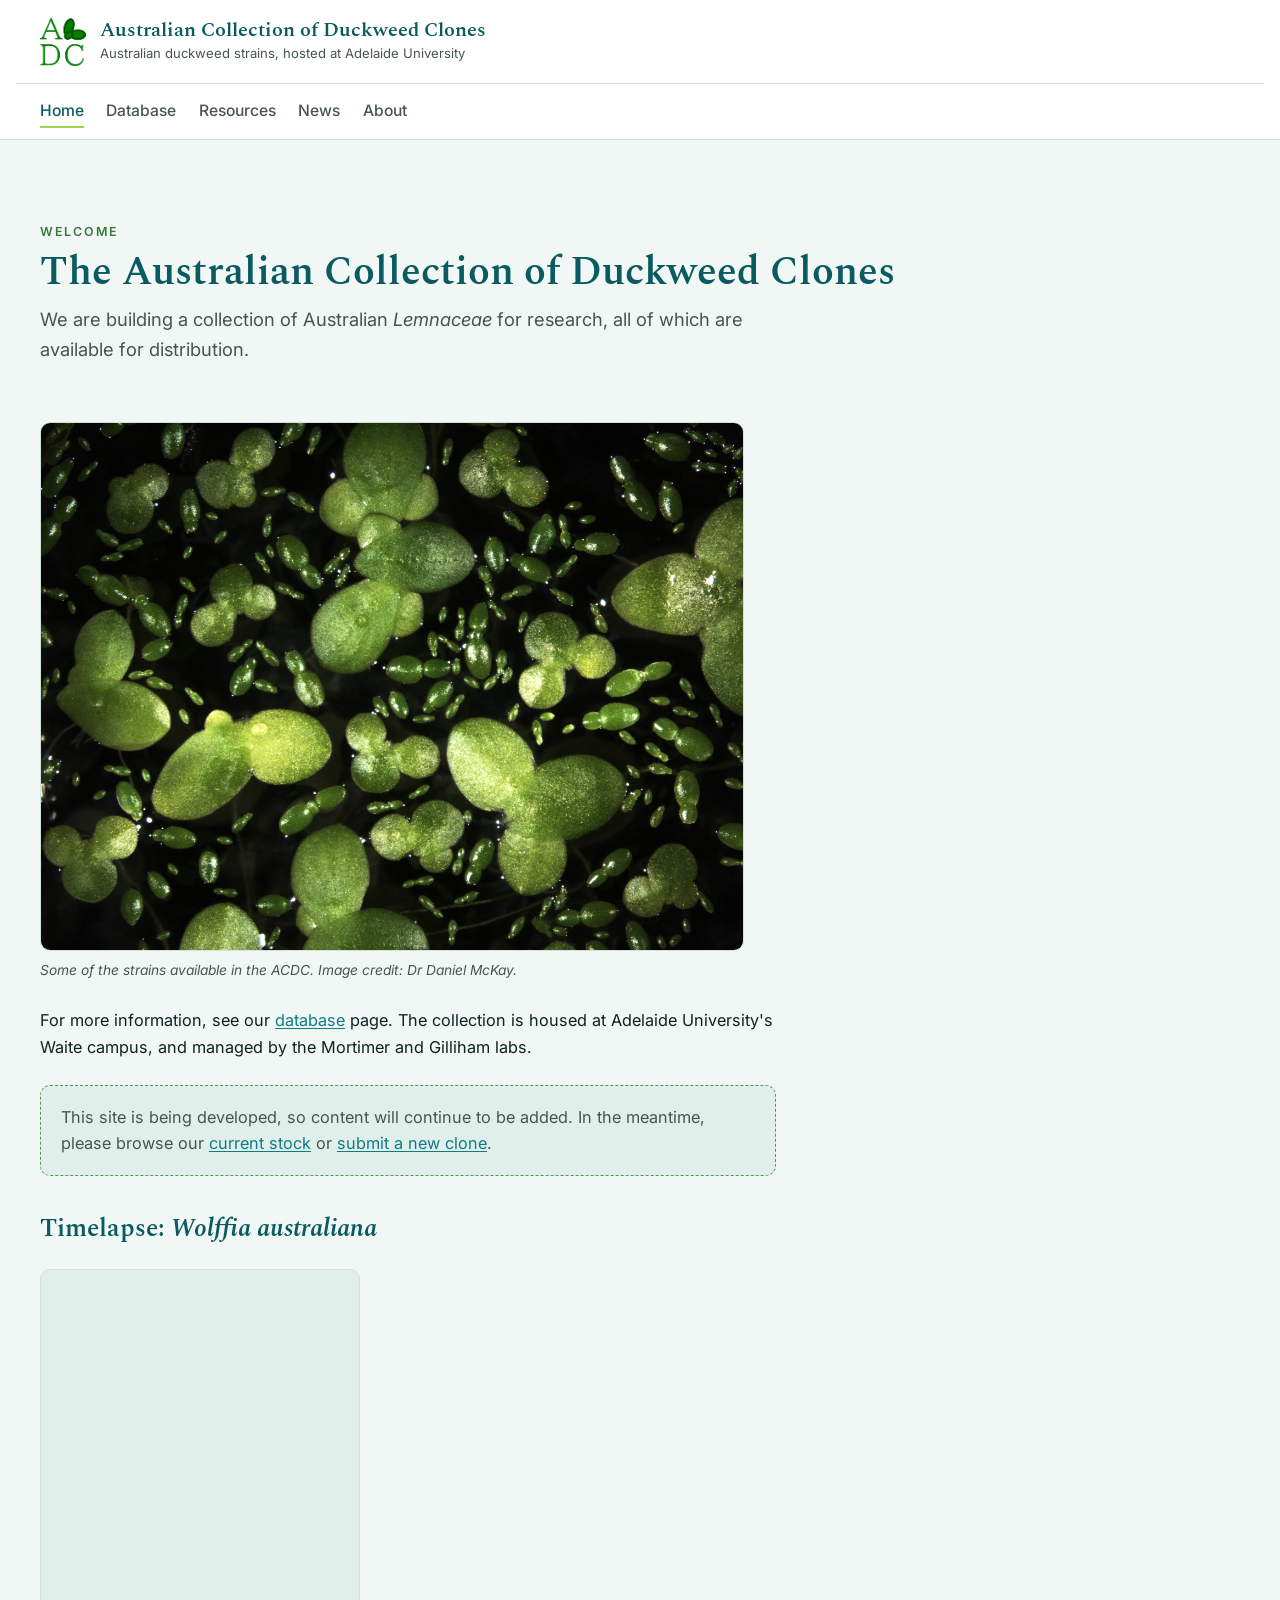
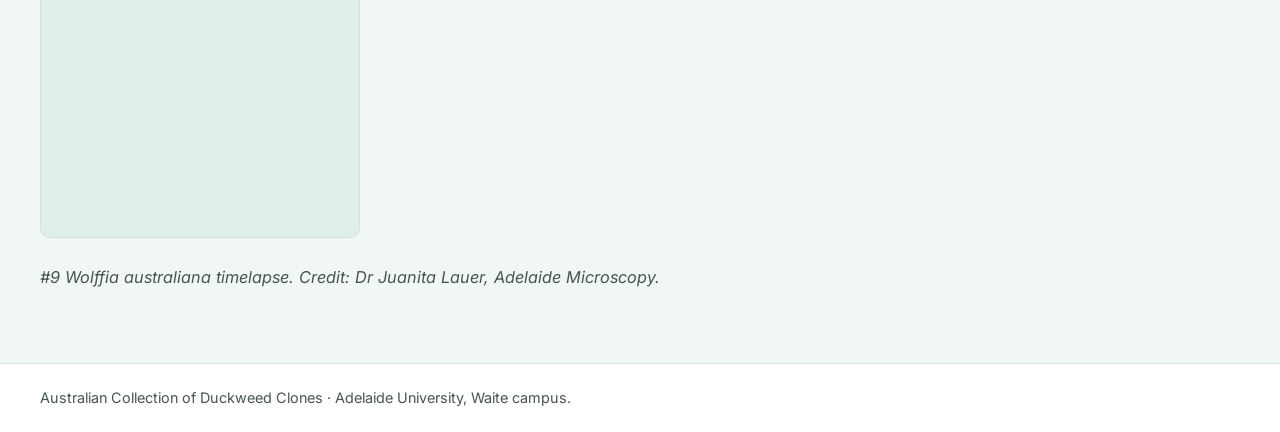
<file: index.html>
<!DOCTYPE html>
<html lang="en">
<head>
<meta charset="utf-8">
<meta name="viewport" content="width=device-width, initial-scale=1">
<title>Home — Australian Collection of Duckweed Clones</title>
<meta name="description" content="The Australian Collection of Duckweed Clones (ACDC) — a collection of Australian Lemnaceae for research, hosted at Adelaide University's Waite campus.">
<link rel="preconnect" href="https://fonts.googleapis.com">
<link rel="preconnect" href="https://fonts.gstatic.com" crossorigin>
<link href="https://fonts.googleapis.com/css2?family=Spectral:wght@400;500;600&family=Inter:wght@400;500;600&display=swap" rel="stylesheet">
<link rel="stylesheet" href="style.css">
</head>

<body>

<header class="site-header">
  <div class="wrap wrap-wide brand-row">
    <a class="brand" href="index.html">
      <img class="brand-logo" src="images/logo-1.png" alt="Australian Collection of Duckweed Clones logo">
      <span class="brand-text">
        <span class="brand-name">Australian Collection of Duckweed Clones</span>
        <span class="brand-tag">Australian duckweed strains, hosted at Adelaide University</span>
      </span>
    </a>
  </div>
  <nav class="primary wrap wrap-wide" aria-label="Primary">
    <a href="index.html" aria-current="page">Home</a>
    <a href="database.html">Database</a>
    <a href="resources.html">Resources</a>
    <a href="news.html">News</a>
    <a href="about-the-acdc.html">About</a>
  </nav>
</header>

<main class="wrap">

  <section class="hero">
    <p class="eyebrow">Welcome</p>
    <h1 class="page-title">The Australian Collection of Duckweed Clones</h1>
    <p class="lede">We are building a collection of Australian <em>Lemnaceae</em> for research, all of which are available for distribution.</p>
  </section>

  <figure>
    <img src="images/mosaicblack-1.jpg" alt="A mosaic of duckweed strains held in the collection.">
    <figcaption>Some of the strains available in the ACDC. Image credit: Dr Daniel McKay.</figcaption>
  </figure>

  <p>For more information, see our <a href="database.html">database</a> page. The collection is housed at Adelaide University's Waite campus, and managed by the Mortimer and Gilliham labs.</p>

  <p class="placeholder">This site is being developed, so content will continue to be added. In the meantime, please browse our <a href="database.html">current stock</a> or <a href="new-clone-submission.html">submit a new clone</a>.</p>

  <h2>Timelapse: <em>Wolffia australiana</em></h2>
  <div class="video portrait">
    <iframe src="https://www.youtube.com/embed/1owat7BqI2c" title="Wolffia australiana timelapse" allow="accelerometer; autoplay; clipboard-write; encrypted-media; gyroscope; picture-in-picture; web-share" allowfullscreen loading="lazy"></iframe>
  </div>
  <p style="font-style:italic;color:var(--ink-soft);max-width:44rem">#9 <em>Wolffia australiana</em> timelapse. Credit: Dr Juanita Lauer, Adelaide Microscopy.</p>

</main>

<footer class="site-footer">
  <div class="wrap wrap-wide">Australian Collection of Duckweed Clones · Adelaide University, Waite campus.</div>
</footer>

</body>
</html>
</file>
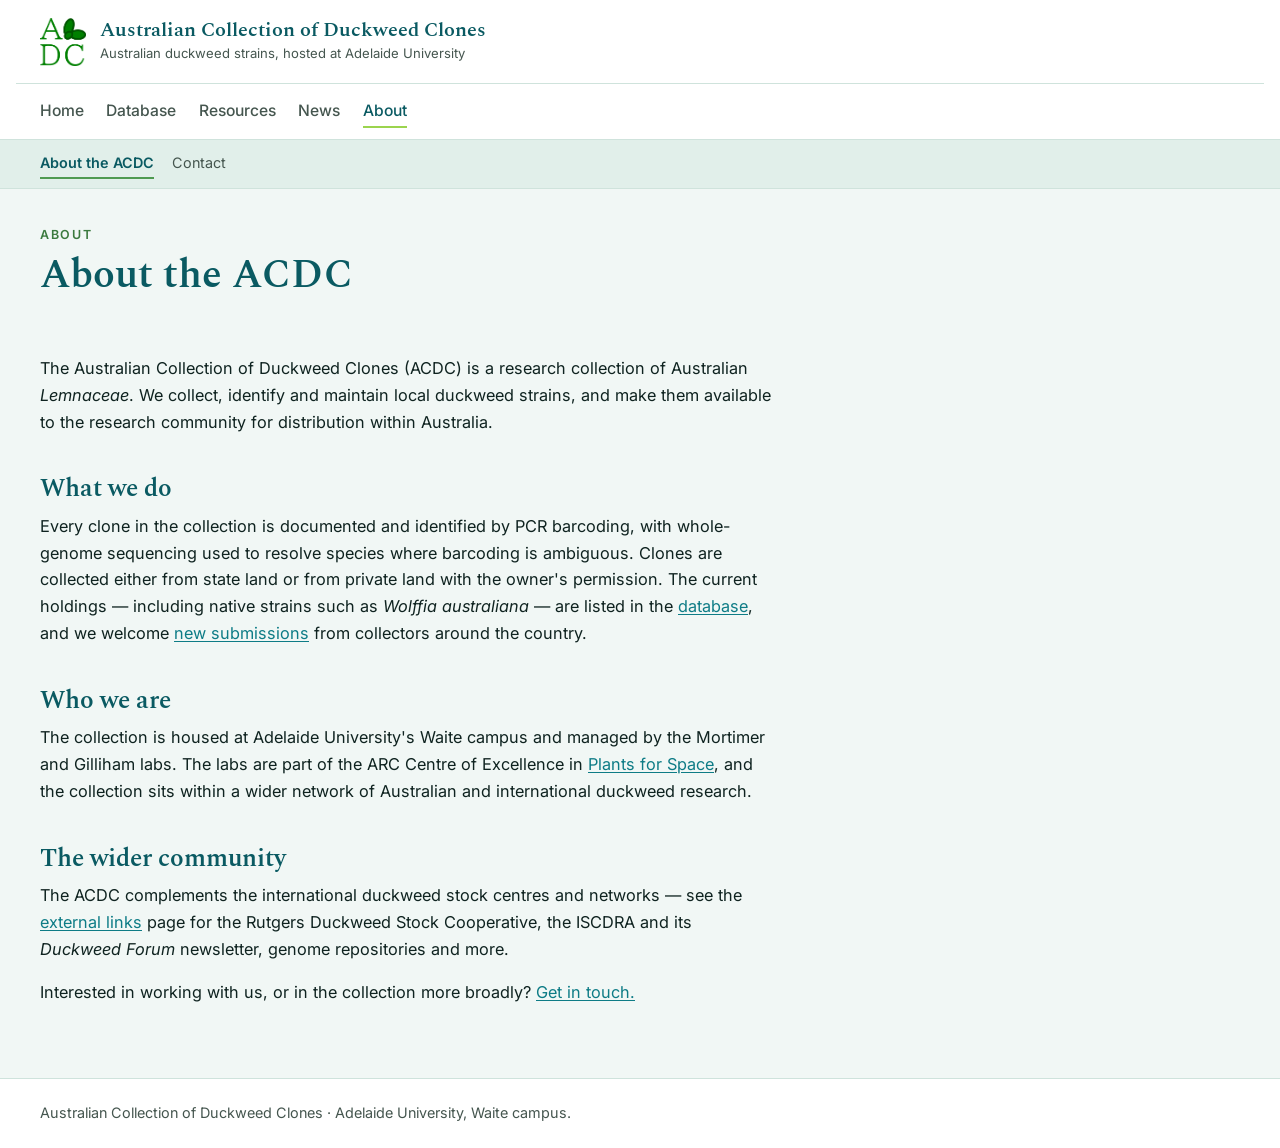
<file: about-the-acdc.html>
<!DOCTYPE html>
<html lang="en">
<head>
<meta charset="utf-8">
<meta name="viewport" content="width=device-width, initial-scale=1">
<title>About the ACDC — Australian Collection of Duckweed Clones</title>
<meta name="description" content="More about the Australian Collection of Duckweed Clones.">
<link rel="preconnect" href="https://fonts.googleapis.com">
<link rel="preconnect" href="https://fonts.gstatic.com" crossorigin>
<link href="https://fonts.googleapis.com/css2?family=Spectral:wght@400;500;600&family=Inter:wght@400;500;600&display=swap" rel="stylesheet">
<link rel="stylesheet" href="style.css">
</head>

<body>

<header class="site-header">
  <div class="wrap wrap-wide brand-row">
    <a class="brand" href="index.html">
      <img class="brand-logo" src="images/logo-1.png" alt="Australian Collection of Duckweed Clones logo">
      <span class="brand-text">
        <span class="brand-name">Australian Collection of Duckweed Clones</span>
        <span class="brand-tag">Australian duckweed strains, hosted at Adelaide University</span>
      </span>
    </a>
  </div>
  <nav class="primary wrap wrap-wide" aria-label="Primary">
    <a href="index.html">Home</a>
    <a href="database.html">Database</a>
    <a href="resources.html">Resources</a>
    <a href="news.html">News</a>
    <a href="about-the-acdc.html" aria-current="page">About</a>
  </nav>
</header>

<div class="subnav-bar">
  <nav class="subnav wrap wrap-wide" aria-label="About section">
    <a href="about-the-acdc.html" aria-current="page">About the ACDC</a>
    <a href="contact.html">Contact</a>
  </nav>
</div>

<header class="page-head wrap">
  <p class="eyebrow">About</p>
  <h1 class="page-title">About the ACDC</h1>
</header>

<main class="wrap">
  <!-- DRAFT starter content — please review and add team/history details before publishing. -->

  <p>The Australian Collection of Duckweed Clones (ACDC) is a research collection of Australian <em>Lemnaceae</em>. We collect, identify and maintain local duckweed strains, and make them available to the research community for distribution within Australia.</p>

  <h2>What we do</h2>
  <p>Every clone in the collection is documented and identified by PCR barcoding, with whole-genome sequencing used to resolve species where barcoding is ambiguous. Clones are collected either from state land or from private land with the owner's permission. The current holdings — including native strains such as <em>Wolffia australiana</em> — are listed in the <a href="database.html">database</a>, and we welcome <a href="new-clone-submission.html">new submissions</a> from collectors around the country.</p>

  <h2>Who we are</h2>
  <p>The collection is housed at Adelaide University's Waite campus and managed by the Mortimer and Gilliham labs. The labs are part of the ARC Centre of Excellence in <a href="https://plants4space.com/">Plants for Space</a>, and the collection sits within a wider network of Australian and international duckweed research.</p>

  <h2>The wider community</h2>
  <p>The ACDC complements the international duckweed stock centres and networks — see the <a href="links-to-external-duckweed-resources.html">external links</a> page for the Rutgers Duckweed Stock Cooperative, the ISCDRA and its <em>Duckweed Forum</em> newsletter, genome repositories and more.</p>

  <p>Interested in working with us, or in the collection more broadly? <a href="contact.html">Get in touch.</a></p>
</main>

<footer class="site-footer">
  <div class="wrap wrap-wide">Australian Collection of Duckweed Clones · Adelaide University, Waite campus.</div>
</footer>

</body>
</html>
</file>
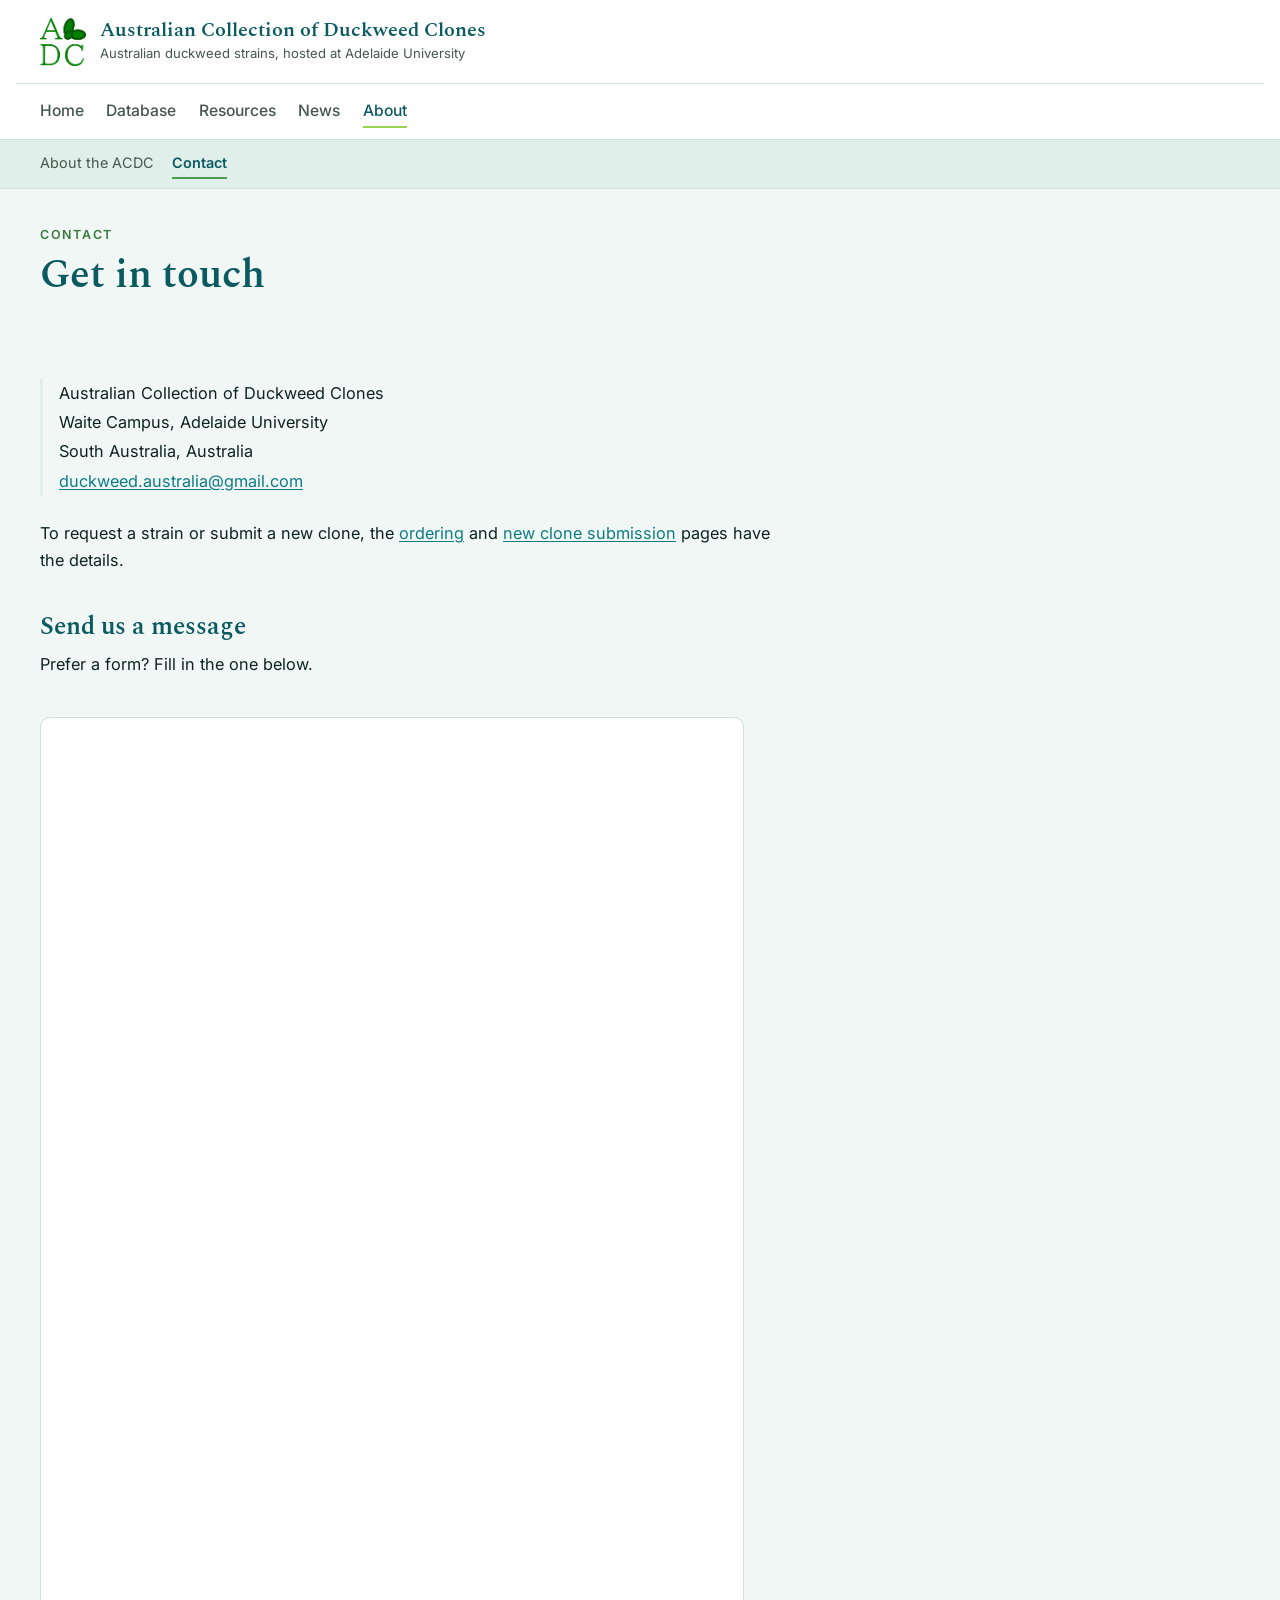
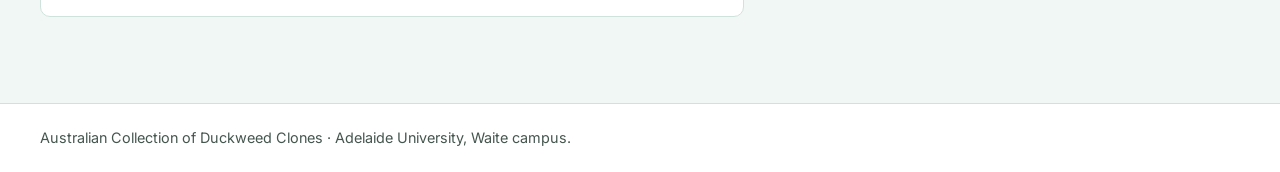
<file: contact.html>
<!DOCTYPE html>
<html lang="en">
<head>
<meta charset="utf-8">
<meta name="viewport" content="width=device-width, initial-scale=1">
<title>Contact — Australian Collection of Duckweed Clones</title>
<meta name="description" content="Contact the Australian Collection of Duckweed Clones, hosted at Adelaide University's Waite campus.">
<link rel="preconnect" href="https://fonts.googleapis.com">
<link rel="preconnect" href="https://fonts.gstatic.com" crossorigin>
<link href="https://fonts.googleapis.com/css2?family=Spectral:wght@400;500;600&family=Inter:wght@400;500;600&display=swap" rel="stylesheet">
<link rel="stylesheet" href="style.css">
</head>

<body>

<header class="site-header">
  <div class="wrap wrap-wide brand-row">
    <a class="brand" href="index.html">
      <img class="brand-logo" src="images/logo-1.png" alt="Australian Collection of Duckweed Clones logo">
      <span class="brand-text">
        <span class="brand-name">Australian Collection of Duckweed Clones</span>
        <span class="brand-tag">Australian duckweed strains, hosted at Adelaide University</span>
      </span>
    </a>
  </div>
  <nav class="primary wrap wrap-wide" aria-label="Primary">
    <a href="index.html">Home</a>
    <a href="database.html">Database</a>
    <a href="resources.html">Resources</a>
    <a href="news.html">News</a>
    <a href="about-the-acdc.html" aria-current="page">About</a>
  </nav>
</header>

<div class="subnav-bar">
  <nav class="subnav wrap wrap-wide" aria-label="About section">
    <a href="about-the-acdc.html">About the ACDC</a>
    <a href="contact.html" aria-current="page">Contact</a>
  </nav>
</div>

<header class="page-head wrap">
  <p class="eyebrow">Contact</p>
  <h1 class="page-title">Get in touch</h1>
</header>

<main class="wrap">

  <section class="contact-block">
    <address>
      Australian Collection of Duckweed Clones<br>
      Waite Campus, Adelaide University<br>
      South Australia, Australia<br>
      <a href="mailto:duckweed.australia@gmail.com">duckweed.australia@gmail.com</a>
    </address>
  </section>

  <p>To request a strain or submit a new clone, the <a href="ordering.html">ordering</a> and <a href="new-clone-submission.html">new clone submission</a> pages have the details.</p>

  <h2>Send us a message</h2>
  <p>Prefer a form? Fill in the one below.</p>

  <iframe class="form-embed" src="https://docs.google.com/forms/d/e/1FAIpQLScflXslrPgBHLsU3E0joNfWf643zb4U6tAKeKIDUX-AZK6VaA/viewform?embedded=true" title="ACDC contact form" loading="lazy">Loading…</iframe>

</main>

<footer class="site-footer">
  <div class="wrap wrap-wide">Australian Collection of Duckweed Clones · Adelaide University, Waite campus.</div>
</footer>

</body>
</html>
</file>
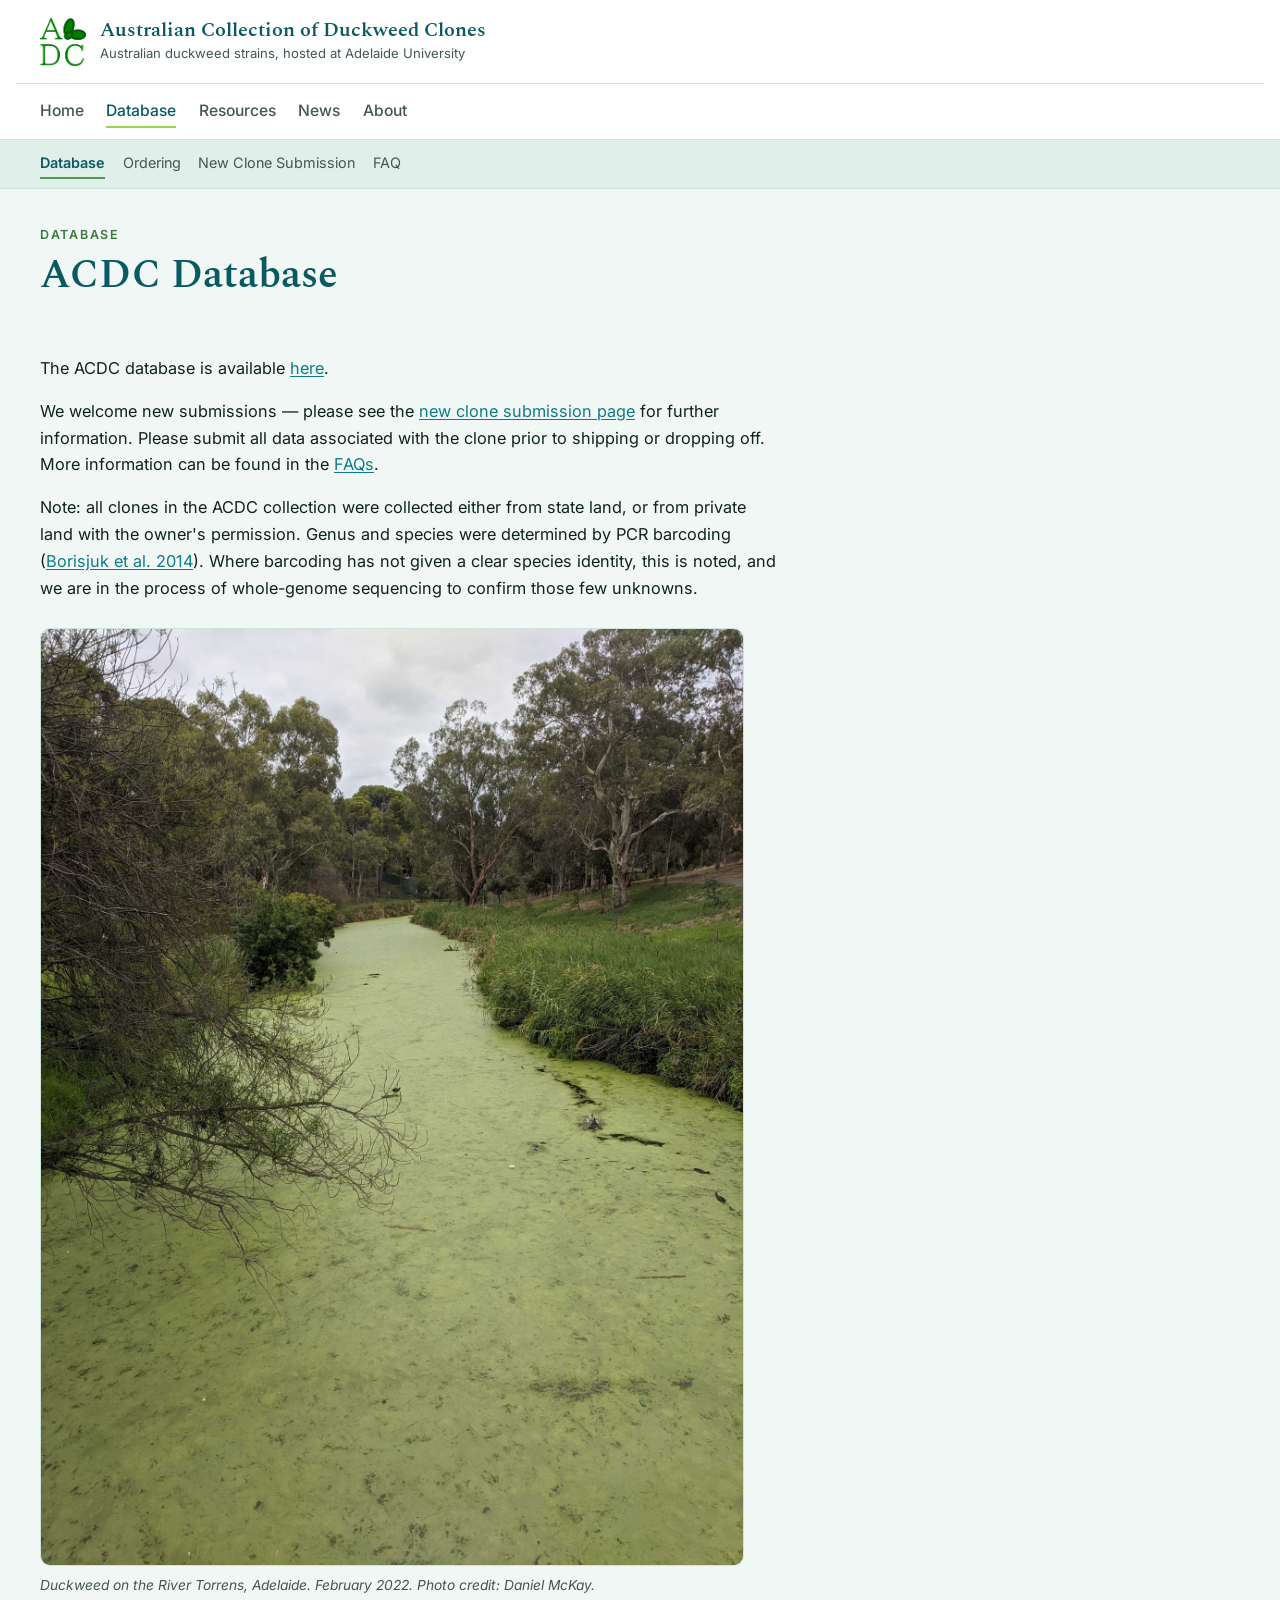
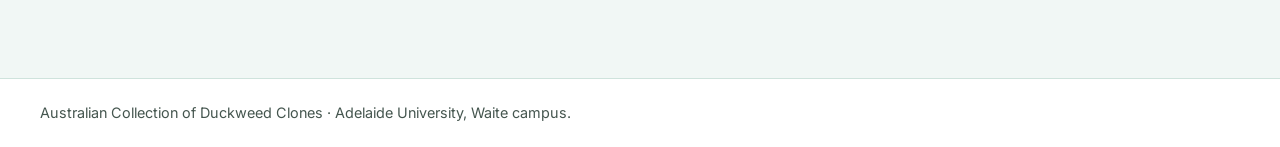
<file: database.html>
<!DOCTYPE html>
<html lang="en">
<head>
<meta charset="utf-8">
<meta name="viewport" content="width=device-width, initial-scale=1">
<title>Database — Australian Collection of Duckweed Clones</title>
<meta name="description" content="The ACDC database of Australian duckweed clones, with information on provenance and species identification.">
<link rel="preconnect" href="https://fonts.googleapis.com">
<link rel="preconnect" href="https://fonts.gstatic.com" crossorigin>
<link href="https://fonts.googleapis.com/css2?family=Spectral:wght@400;500;600&family=Inter:wght@400;500;600&display=swap" rel="stylesheet">
<link rel="stylesheet" href="style.css">
</head>

<body>

<header class="site-header">
  <div class="wrap wrap-wide brand-row">
    <a class="brand" href="index.html">
      <img class="brand-logo" src="images/logo-1.png" alt="Australian Collection of Duckweed Clones logo">
      <span class="brand-text">
        <span class="brand-name">Australian Collection of Duckweed Clones</span>
        <span class="brand-tag">Australian duckweed strains, hosted at Adelaide University</span>
      </span>
    </a>
  </div>
  <nav class="primary wrap wrap-wide" aria-label="Primary">
    <a href="index.html">Home</a>
    <a href="database.html" aria-current="page">Database</a>
    <a href="resources.html">Resources</a>
    <a href="news.html">News</a>
    <a href="about-the-acdc.html">About</a>
  </nav>
</header>

<div class="subnav-bar">
  <nav class="subnav wrap wrap-wide" aria-label="Database section">
    <a href="database.html" aria-current="page">Database</a>
    <a href="ordering.html">Ordering</a>
    <a href="new-clone-submission.html">New Clone Submission</a>
    <a href="faq.html">FAQ</a>
  </nav>
</div>

<header class="page-head wrap">
  <p class="eyebrow">Database</p>
  <h1 class="page-title">ACDC Database</h1>
</header>

<main class="wrap">

  <p>The ACDC database is available <a href="https://docs.google.com/spreadsheets/d/1Lkt9ziyOkIHpn20FwsZu1DcpFBu8hdGZNb0WRxWIRvc/edit?usp=sharing">here</a>.</p>

  <p>We welcome new submissions — please see the <a href="new-clone-submission.html">new clone submission page</a> for further information. Please submit all data associated with the clone prior to shipping or dropping off. More information can be found in the <a href="faq.html">FAQs</a>.</p>

  <p>Note: all clones in the ACDC collection were collected either from state land, or from private land with the owner's permission. Genus and species were determined by PCR barcoding (<a href="https://doi.org/10.1111/plb.12229">Borisjuk et al. 2014</a>). Where barcoding has not given a clear species identity, this is noted, and we are in the process of whole-genome sequencing to confirm those few unknowns.</p>

  <figure>
    <img src="images/img_20220221_122458.jpg" alt="Duckweed covering the surface of the River Torrens in Adelaide.">
    <figcaption>Duckweed on the River Torrens, Adelaide. February 2022. Photo credit: Daniel McKay.</figcaption>
  </figure>

</main>

<footer class="site-footer">
  <div class="wrap wrap-wide">Australian Collection of Duckweed Clones · Adelaide University, Waite campus.</div>
</footer>

</body>
</html>
</file>
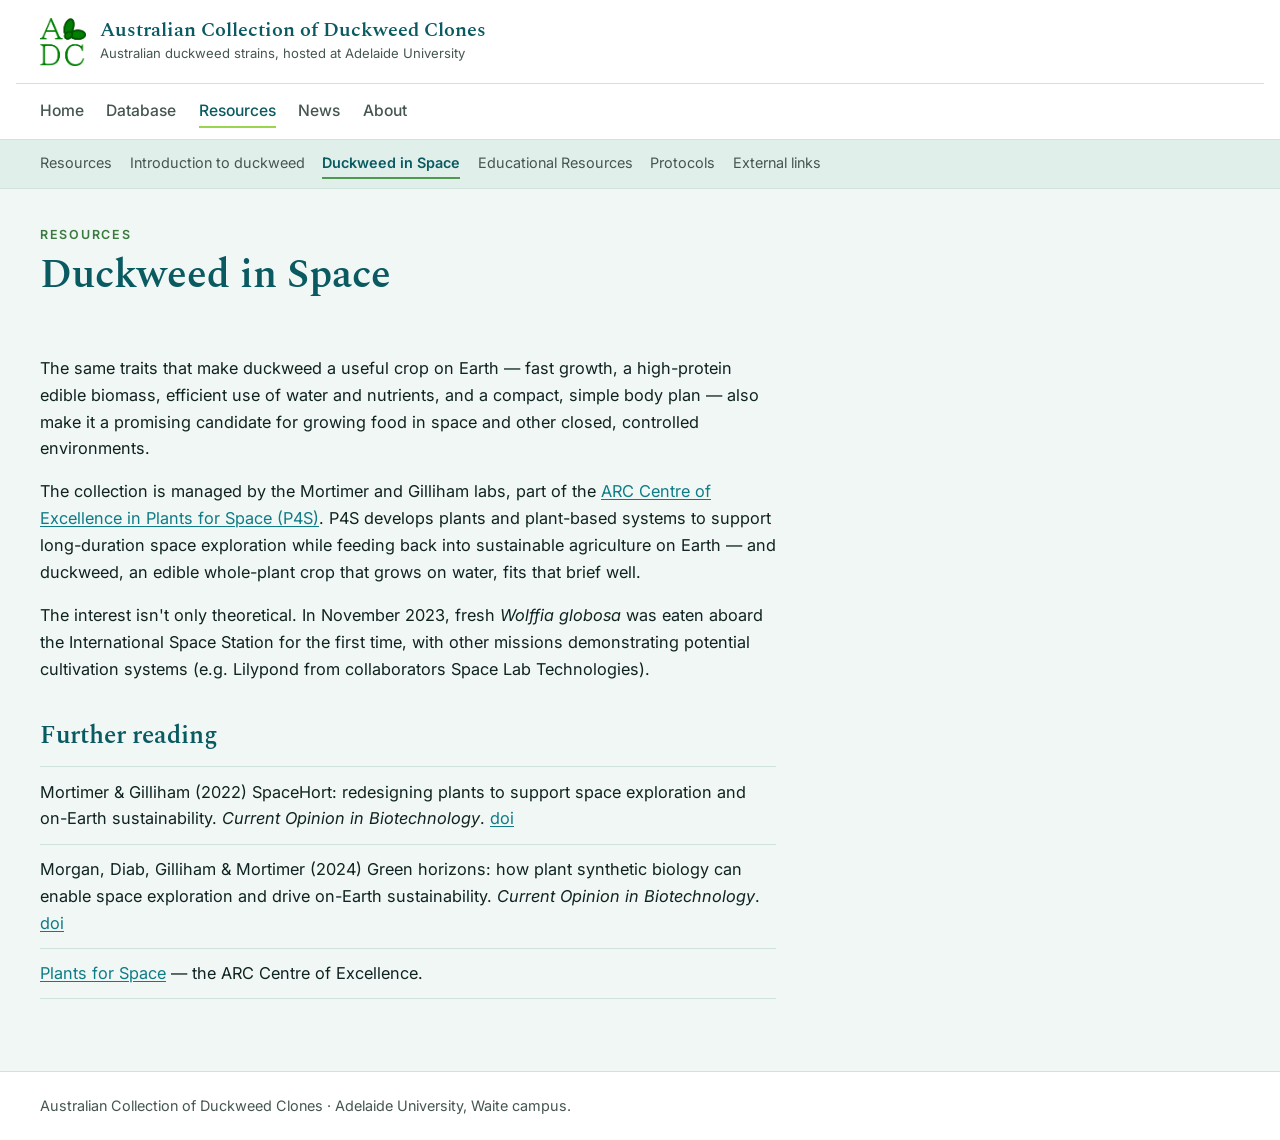
<file: duckweed-in-space.html>
<!DOCTYPE html>
<html lang="en">
<head>
<meta charset="utf-8">
<meta name="viewport" content="width=device-width, initial-scale=1">
<title>Duckweed in Space — Australian Collection of Duckweed Clones</title>
<meta name="description" content="Duckweed as a candidate crop for space — from the Australian Collection of Duckweed Clones.">
<link rel="preconnect" href="https://fonts.googleapis.com">
<link rel="preconnect" href="https://fonts.gstatic.com" crossorigin>
<link href="https://fonts.googleapis.com/css2?family=Spectral:wght@400;500;600&family=Inter:wght@400;500;600&display=swap" rel="stylesheet">
<link rel="stylesheet" href="style.css">
</head>

<body>

<header class="site-header">
  <div class="wrap wrap-wide brand-row">
    <a class="brand" href="index.html">
      <img class="brand-logo" src="images/logo-1.png" alt="Australian Collection of Duckweed Clones logo">
      <span class="brand-text">
        <span class="brand-name">Australian Collection of Duckweed Clones</span>
        <span class="brand-tag">Australian duckweed strains, hosted at Adelaide University</span>
      </span>
    </a>
  </div>
  <nav class="primary wrap wrap-wide" aria-label="Primary">
    <a href="index.html">Home</a>
    <a href="database.html">Database</a>
    <a href="resources.html" aria-current="page">Resources</a>
    <a href="news.html">News</a>
    <a href="about-the-acdc.html">About</a>
  </nav>
</header>

<div class="subnav-bar">
  <nav class="subnav wrap wrap-wide" aria-label="Resources section">
    <a href="resources.html">Resources</a>
    <a href="introduction-to-duckweed.html">Introduction to duckweed</a>
    <a href="duckweed-in-space.html" aria-current="page">Duckweed in Space</a>
    <a href="educational-resources.html">Educational Resources</a>
    <a href="protocols.html">Protocols</a>
    <a href="links-to-external-duckweed-resources.html">External links</a>
  </nav>
</div>

<header class="page-head wrap">
  <p class="eyebrow">Resources</p>
  <h1 class="page-title">Duckweed in Space</h1>
</header>

<main class="wrap">
  <!-- DRAFT starter content — please review for accuracy and voice before publishing. -->

  <p>The same traits that make duckweed a useful crop on Earth — fast growth, a high-protein edible biomass, efficient use of water and nutrients, and a compact, simple body plan — also make it a promising candidate for growing food in space and other closed, controlled environments.</p>

  <p>The collection is managed by the Mortimer and Gilliham labs, part of the <a href="https://plants4space.com/">ARC Centre of Excellence in Plants for Space (P4S)</a>. P4S develops plants and plant-based systems to support long-duration space exploration while feeding back into sustainable agriculture on Earth — and duckweed, an edible whole-plant crop that grows on water, fits that brief well.</p>

  <p>The interest isn't only theoretical. In November 2023, fresh <em>Wolffia globosa</em> was eaten aboard the International Space Station for the first time, with other missions demonstrating potential cultivation systems (e.g. Lilypond from collaborators Space Lab Technologies).</p>

  <h2>Further reading</h2>
  <ul class="link-group">
    <li>Mortimer &amp; Gilliham (2022) SpaceHort: redesigning plants to support space exploration and on-Earth sustainability. <em>Current Opinion in Biotechnology</em>. <a href="https://doi.org/10.1016/j.copbio.2021.08.018">doi</a></li>
    <li>Morgan, Diab, Gilliham &amp; Mortimer (2024) Green horizons: how plant synthetic biology can enable space exploration and drive on-Earth sustainability. <em>Current Opinion in Biotechnology</em>. <a href="https://doi.org/10.1016/j.copbio.2024.103069">doi</a></li>
    <li><a href="https://plants4space.com/">Plants for Space</a> — the ARC Centre of Excellence.</li>
  </ul>


</main>

<footer class="site-footer">
  <div class="wrap wrap-wide">Australian Collection of Duckweed Clones · Adelaide University, Waite campus.</div>
</footer>

</body>
</html>
</file>
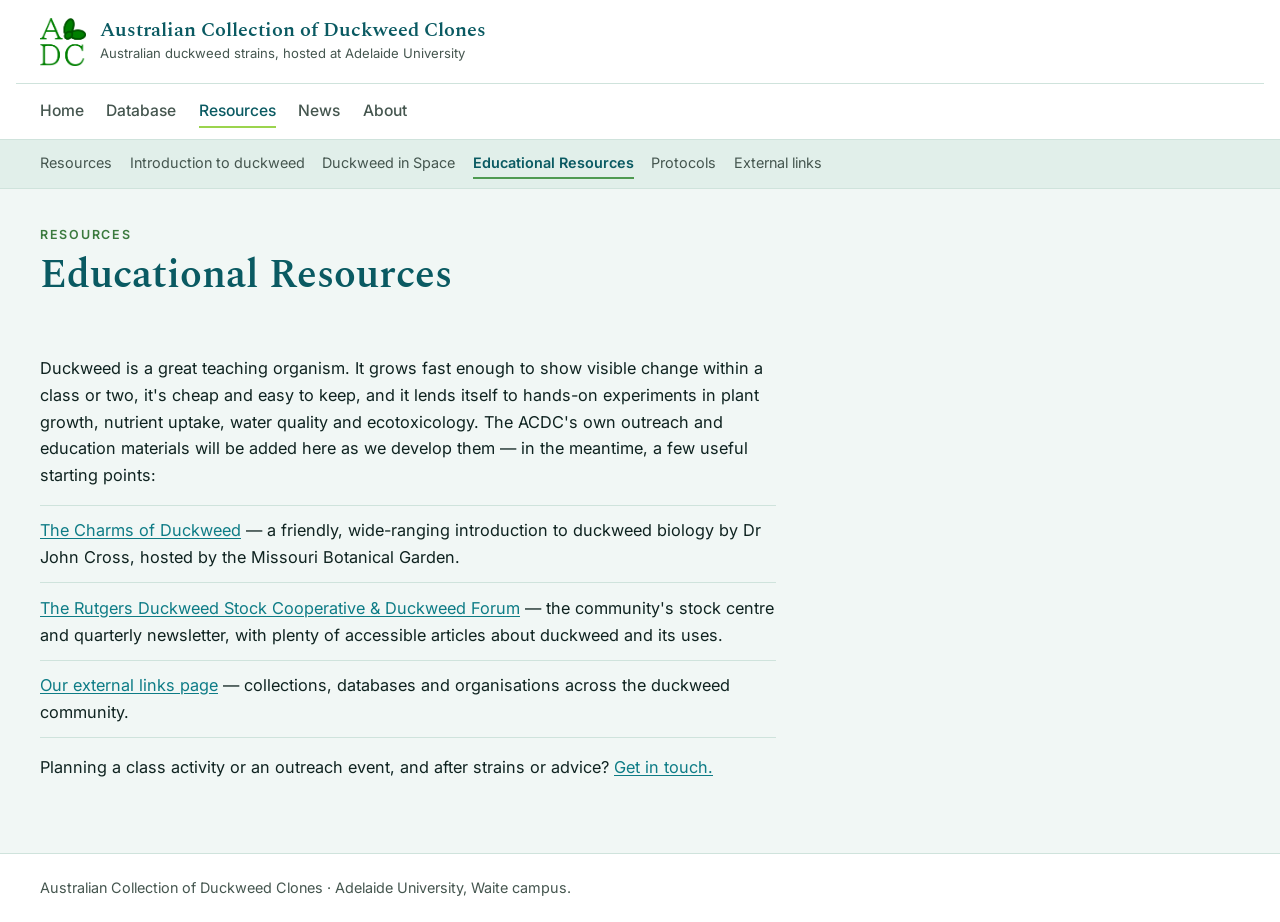
<file: educational-resources.html>
<!DOCTYPE html>
<html lang="en">
<head>
<meta charset="utf-8">
<meta name="viewport" content="width=device-width, initial-scale=1">
<title>Educational Resources — Australian Collection of Duckweed Clones</title>
<meta name="description" content="Outreach and education materials from the Australian Collection of Duckweed Clones.">
<link rel="preconnect" href="https://fonts.googleapis.com">
<link rel="preconnect" href="https://fonts.gstatic.com" crossorigin>
<link href="https://fonts.googleapis.com/css2?family=Spectral:wght@400;500;600&family=Inter:wght@400;500;600&display=swap" rel="stylesheet">
<link rel="stylesheet" href="style.css">
</head>

<body>

<header class="site-header">
  <div class="wrap wrap-wide brand-row">
    <a class="brand" href="index.html">
      <img class="brand-logo" src="images/logo-1.png" alt="Australian Collection of Duckweed Clones logo">
      <span class="brand-text">
        <span class="brand-name">Australian Collection of Duckweed Clones</span>
        <span class="brand-tag">Australian duckweed strains, hosted at Adelaide University</span>
      </span>
    </a>
  </div>
  <nav class="primary wrap wrap-wide" aria-label="Primary">
    <a href="index.html">Home</a>
    <a href="database.html">Database</a>
    <a href="resources.html" aria-current="page">Resources</a>
    <a href="news.html">News</a>
    <a href="about-the-acdc.html">About</a>
  </nav>
</header>

<div class="subnav-bar">
  <nav class="subnav wrap wrap-wide" aria-label="Resources section">
    <a href="resources.html">Resources</a>
    <a href="introduction-to-duckweed.html">Introduction to duckweed</a>
    <a href="duckweed-in-space.html">Duckweed in Space</a>
    <a href="educational-resources.html" aria-current="page">Educational Resources</a>
    <a href="protocols.html">Protocols</a>
    <a href="links-to-external-duckweed-resources.html">External links</a>
  </nav>
</div>

<header class="page-head wrap">
  <p class="eyebrow">Resources</p>
  <h1 class="page-title">Educational Resources</h1>
</header>

<main class="wrap">
  <!-- DRAFT starter content — please review before publishing. -->

  <p>Duckweed is a great teaching organism. It grows fast enough to show visible change within a class or two, it's cheap and easy to keep, and it lends itself to hands-on experiments in plant growth, nutrient uptake, water quality and ecotoxicology. The ACDC's own outreach and education materials will be added here as we develop them — in the meantime, a few useful starting points:</p>

  <ul class="link-group">
    <li><a href="https://thecharmsofduckweed.org/duckweed.htm">The Charms of Duckweed</a> — a friendly, wide-ranging introduction to duckweed biology by Dr John Cross, hosted by the Missouri Botanical Garden.</li>
    <li><a href="https://www.ruduckweed.org/">The Rutgers Duckweed Stock Cooperative &amp; Duckweed Forum</a> — the community's stock centre and quarterly newsletter, with plenty of accessible articles about duckweed and its uses.</li>
    <li><a href="links-to-external-duckweed-resources.html">Our external links page</a> — collections, databases and organisations across the duckweed community.</li>
  </ul>

  <p>Planning a class activity or an outreach event, and after strains or advice? <a href="contact.html">Get in touch.</a></p>
</main>

<footer class="site-footer">
  <div class="wrap wrap-wide">Australian Collection of Duckweed Clones · Adelaide University, Waite campus.</div>
</footer>

</body>
</html>
</file>
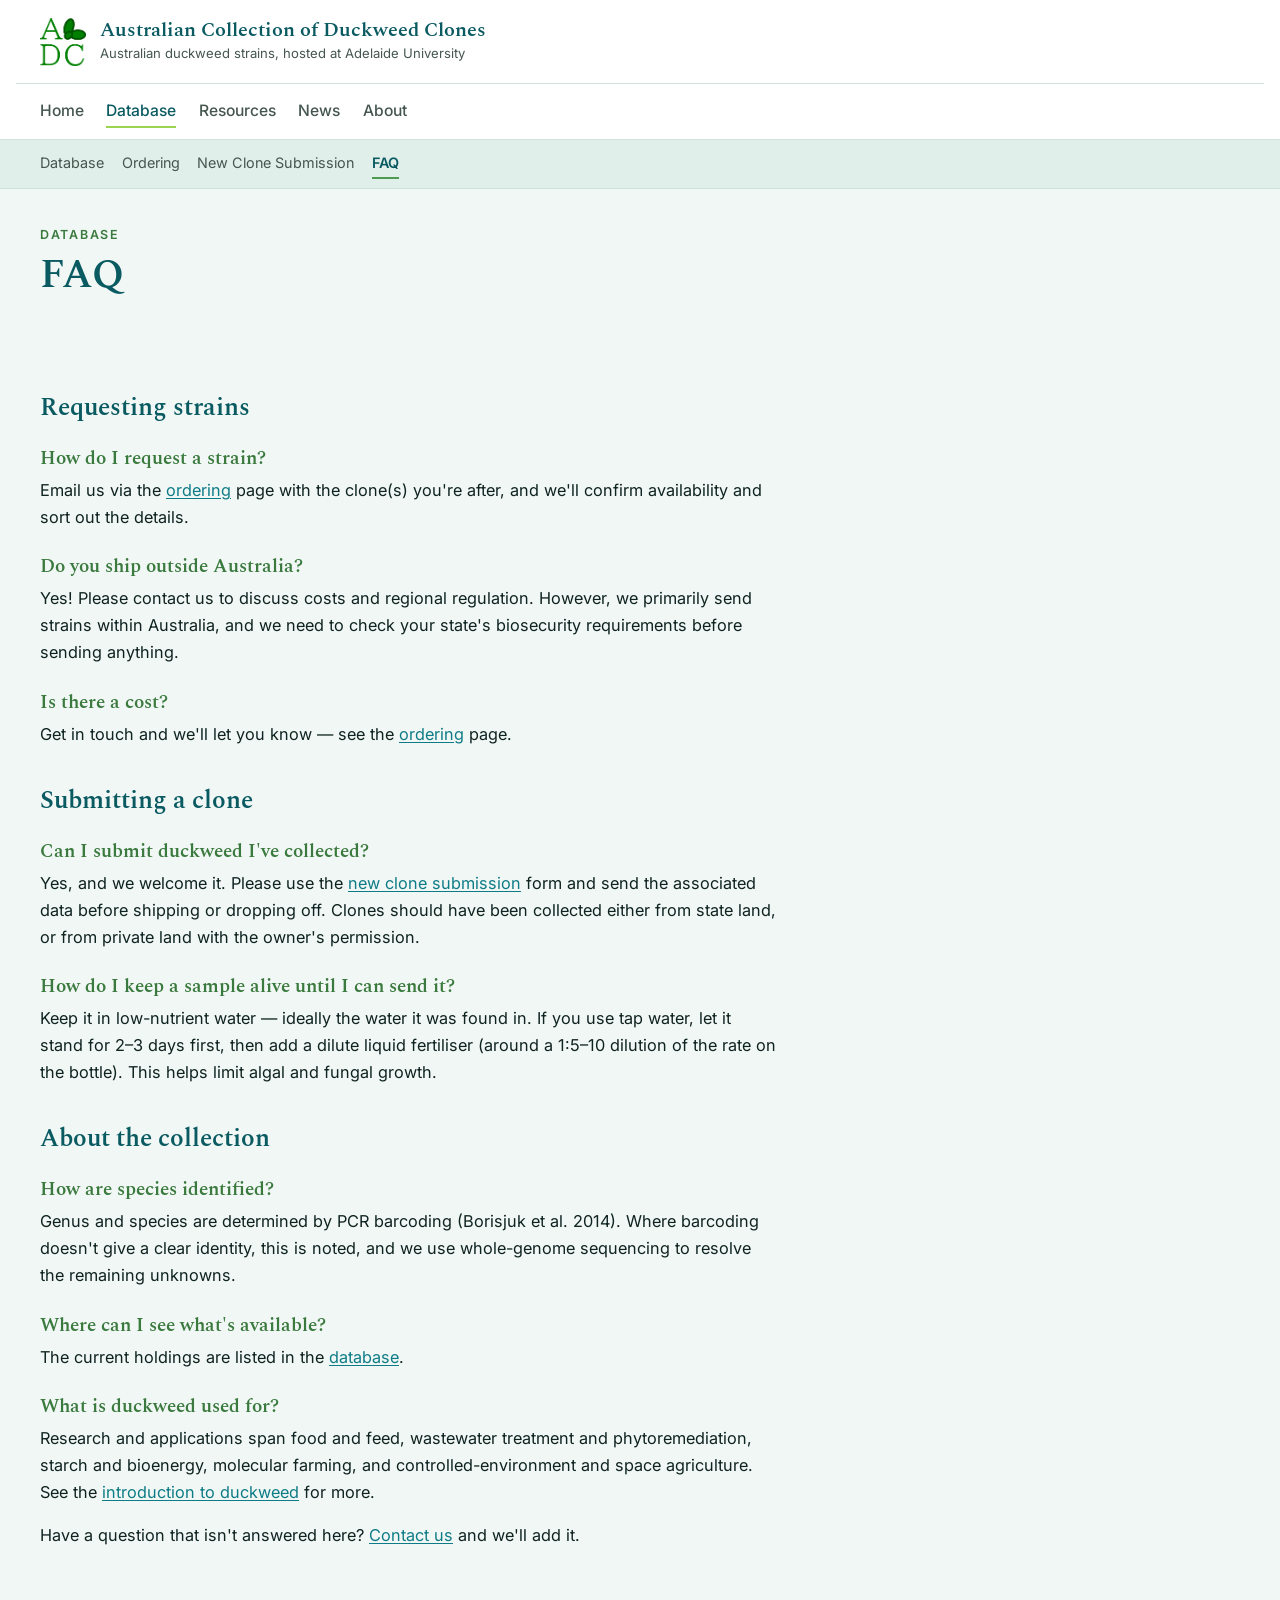
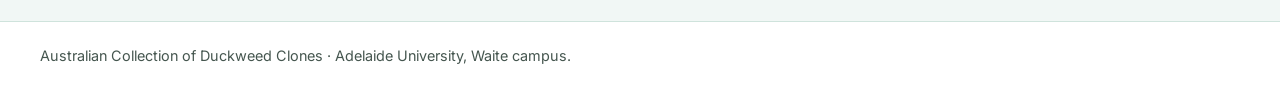
<file: faq.html>
<!DOCTYPE html>
<html lang="en">
<head>
<meta charset="utf-8">
<meta name="viewport" content="width=device-width, initial-scale=1">
<title>FAQ — Australian Collection of Duckweed Clones</title>
<meta name="description" content="Frequently asked questions about the Australian Collection of Duckweed Clones.">
<link rel="preconnect" href="https://fonts.googleapis.com">
<link rel="preconnect" href="https://fonts.gstatic.com" crossorigin>
<link href="https://fonts.googleapis.com/css2?family=Spectral:wght@400;500;600&family=Inter:wght@400;500;600&display=swap" rel="stylesheet">
<link rel="stylesheet" href="style.css">
</head>

<body>

<header class="site-header">
  <div class="wrap wrap-wide brand-row">
    <a class="brand" href="index.html">
      <img class="brand-logo" src="images/logo-1.png" alt="Australian Collection of Duckweed Clones logo">
      <span class="brand-text">
        <span class="brand-name">Australian Collection of Duckweed Clones</span>
        <span class="brand-tag">Australian duckweed strains, hosted at Adelaide University</span>
      </span>
    </a>
  </div>
  <nav class="primary wrap wrap-wide" aria-label="Primary">
    <a href="index.html">Home</a>
    <a href="database.html" aria-current="page">Database</a>
    <a href="resources.html">Resources</a>
    <a href="news.html">News</a>
    <a href="about-the-acdc.html">About</a>
  </nav>
</header>

<div class="subnav-bar">
  <nav class="subnav wrap wrap-wide" aria-label="Database section">
    <a href="database.html">Database</a>
    <a href="ordering.html">Ordering</a>
    <a href="new-clone-submission.html">New Clone Submission</a>
    <a href="faq.html" aria-current="page">FAQ</a>
  </nav>
</div>

<header class="page-head wrap">
  <p class="eyebrow">Database</p>
  <h1 class="page-title">FAQ</h1>
</header>

<main class="wrap">
  <!-- DRAFT starter content — please review and adjust before publishing. -->

  <h2>Requesting strains</h2>
  <h3>How do I request a strain?</h3>
  <p>Email us via the <a href="ordering.html">ordering</a> page with the clone(s) you're after, and we'll confirm availability and sort out the details.</p>
  <h3>Do you ship outside Australia?</h3>
  <p>Yes! Please contact us to discuss costs and regional regulation. However, we primarily send strains within Australia, and we need to check your state's biosecurity requirements before sending anything.</p>
  <h3>Is there a cost?</h3>
  <p>Get in touch and we'll let you know — see the <a href="ordering.html">ordering</a> page.</p>

  <h2>Submitting a clone</h2>
  <h3>Can I submit duckweed I've collected?</h3>
  <p>Yes, and we welcome it. Please use the <a href="new-clone-submission.html">new clone submission</a> form and send the associated data before shipping or dropping off. Clones should have been collected either from state land, or from private land with the owner's permission.</p>
  <h3>How do I keep a sample alive until I can send it?</h3>
  <p>Keep it in low-nutrient water — ideally the water it was found in. If you use tap water, let it stand for 2–3 days first, then add a dilute liquid fertiliser (around a 1:5–10 dilution of the rate on the bottle). This helps limit algal and fungal growth.</p>

  <h2>About the collection</h2>
  <h3>How are species identified?</h3>
  <p>Genus and species are determined by PCR barcoding (Borisjuk et al. 2014). Where barcoding doesn't give a clear identity, this is noted, and we use whole-genome sequencing to resolve the remaining unknowns.</p>
  <h3>Where can I see what's available?</h3>
  <p>The current holdings are listed in the <a href="database.html">database</a>.</p>
  <h3>What is duckweed used for?</h3>
  <p>Research and applications span food and feed, wastewater treatment and phytoremediation, starch and bioenergy, molecular farming, and controlled-environment and space agriculture. See the <a href="introduction-to-duckweed.html">introduction to duckweed</a> for more.</p>

  <p>Have a question that isn't answered here? <a href="contact.html">Contact us</a> and we'll add it.</p>
</main>

<footer class="site-footer">
  <div class="wrap wrap-wide">Australian Collection of Duckweed Clones · Adelaide University, Waite campus.</div>
</footer>

</body>
</html>
</file>
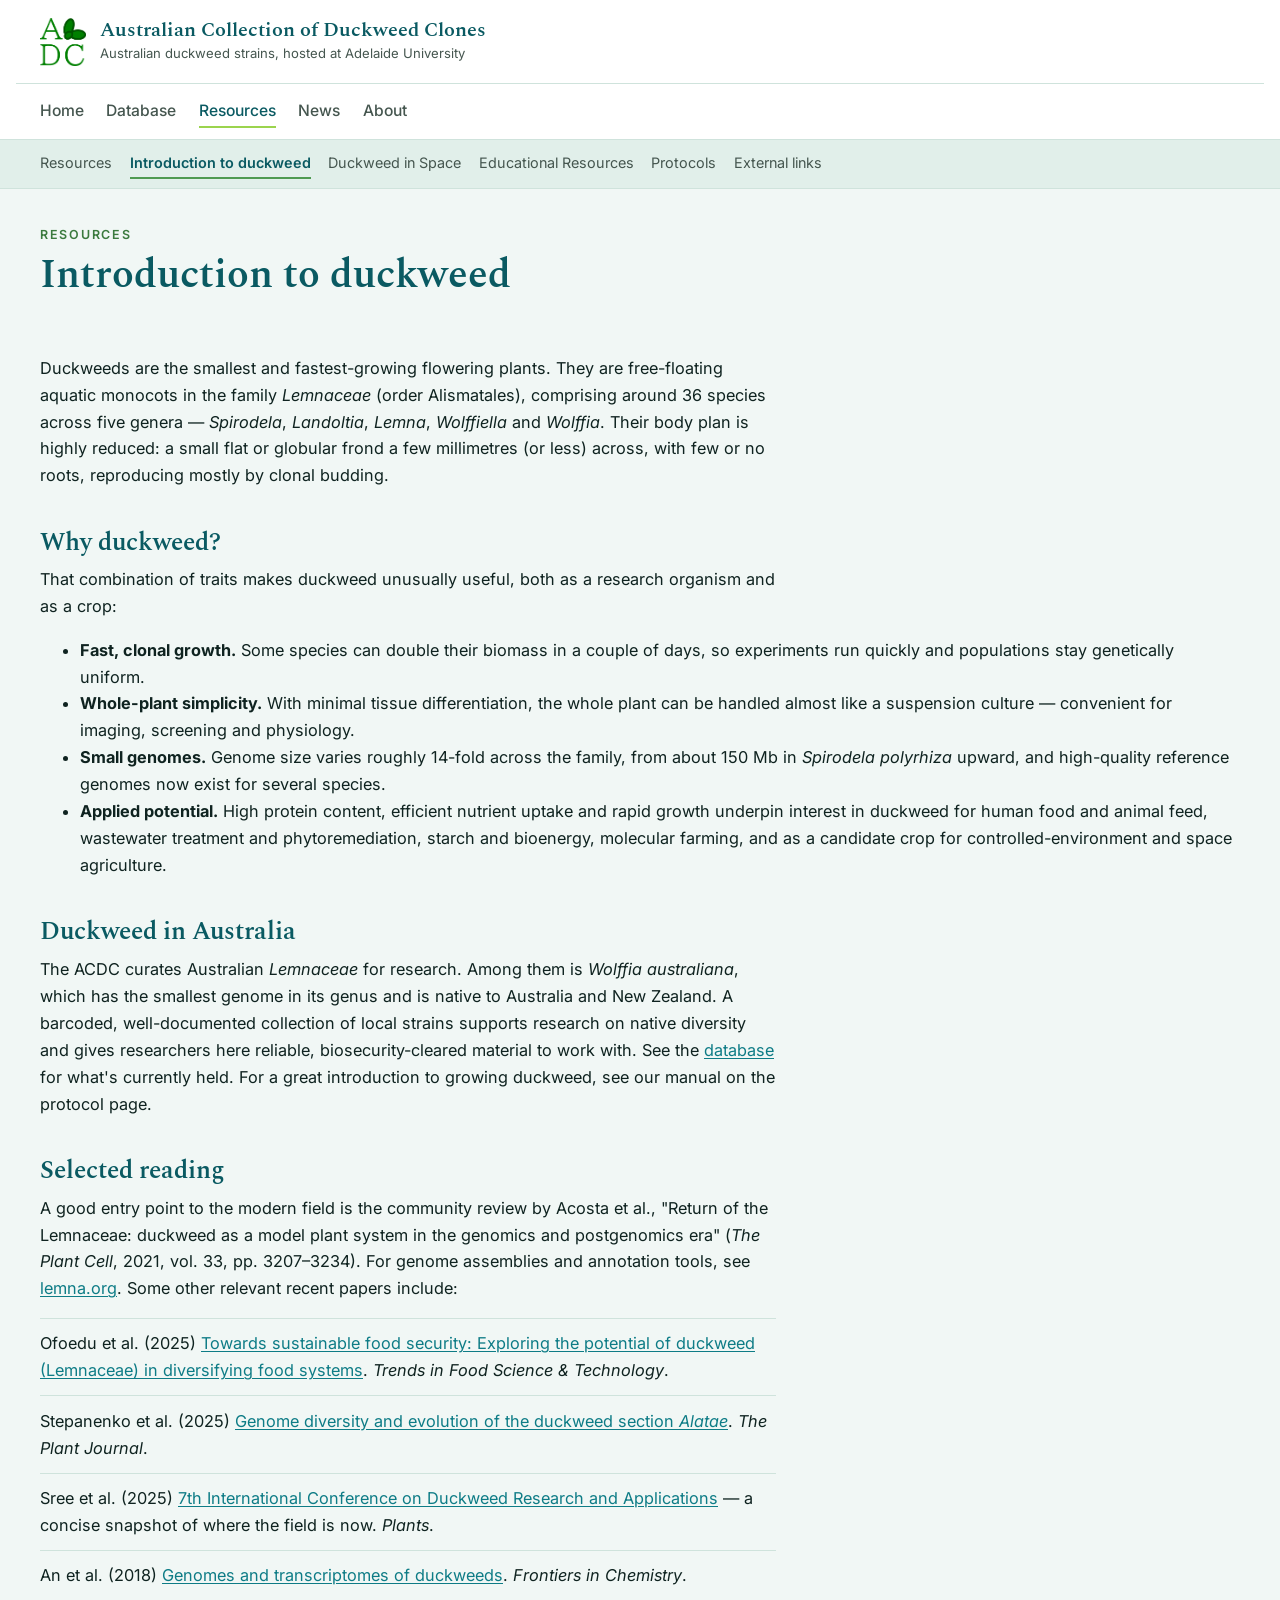
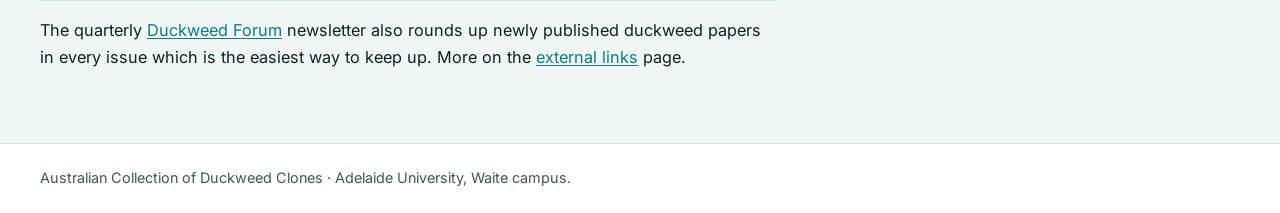
<file: introduction-to-duckweed.html>
<!DOCTYPE html>
<html lang="en">
<head>
<meta charset="utf-8">
<meta name="viewport" content="width=device-width, initial-scale=1">
<title>Introduction to duckweed — Australian Collection of Duckweed Clones</title>
<meta name="description" content="An introduction to duckweed (Lemnaceae) from the Australian Collection of Duckweed Clones.">
<link rel="preconnect" href="https://fonts.googleapis.com">
<link rel="preconnect" href="https://fonts.gstatic.com" crossorigin>
<link href="https://fonts.googleapis.com/css2?family=Spectral:wght@400;500;600&family=Inter:wght@400;500;600&display=swap" rel="stylesheet">
<link rel="stylesheet" href="style.css">
</head>

<body>

<header class="site-header">
  <div class="wrap wrap-wide brand-row">
    <a class="brand" href="index.html">
      <img class="brand-logo" src="images/logo-1.png" alt="Australian Collection of Duckweed Clones logo">
      <span class="brand-text">
        <span class="brand-name">Australian Collection of Duckweed Clones</span>
        <span class="brand-tag">Australian duckweed strains, hosted at Adelaide University</span>
      </span>
    </a>
  </div>
  <nav class="primary wrap wrap-wide" aria-label="Primary">
    <a href="index.html">Home</a>
    <a href="database.html">Database</a>
    <a href="resources.html" aria-current="page">Resources</a>
    <a href="news.html">News</a>
    <a href="about-the-acdc.html">About</a>
  </nav>
</header>

<div class="subnav-bar">
  <nav class="subnav wrap wrap-wide" aria-label="Resources section">
    <a href="resources.html">Resources</a>
    <a href="introduction-to-duckweed.html" aria-current="page">Introduction to duckweed</a>
    <a href="duckweed-in-space.html">Duckweed in Space</a>
    <a href="educational-resources.html">Educational Resources</a>
    <a href="protocols.html">Protocols</a>
    <a href="links-to-external-duckweed-resources.html">External links</a>
  </nav>
</div>

<header class="page-head wrap">
  <p class="eyebrow">Resources</p>
  <h1 class="page-title">Introduction to duckweed</h1>
</header>

<main class="wrap">
  <!-- DRAFT starter content — please review for accuracy and voice before publishing. -->

  <p>Duckweeds are the smallest and fastest-growing flowering plants. They are free-floating aquatic monocots in the family <em>Lemnaceae</em> (order Alismatales), comprising around 36 species across five genera — <em>Spirodela</em>, <em>Landoltia</em>, <em>Lemna</em>, <em>Wolffiella</em> and <em>Wolffia</em>. Their body plan is highly reduced: a small flat or globular frond a few millimetres (or less) across, with few or no roots, reproducing mostly by clonal budding.</p>

  <h2>Why duckweed?</h2>
  <p>That combination of traits makes duckweed unusually useful, both as a research organism and as a crop:</p>
  <ul>
    <li><strong>Fast, clonal growth.</strong> Some species can double their biomass in a couple of days, so experiments run quickly and populations stay genetically uniform.</li>
    <li><strong>Whole-plant simplicity.</strong> With minimal tissue differentiation, the whole plant can be handled almost like a suspension culture — convenient for imaging, screening and physiology.</li>
    <li><strong>Small genomes.</strong> Genome size varies roughly 14-fold across the family, from about 150 Mb in <em>Spirodela polyrhiza</em> upward, and high-quality reference genomes now exist for several species.</li>
    <li><strong>Applied potential.</strong> High protein content, efficient nutrient uptake and rapid growth underpin interest in duckweed for human food and animal feed, wastewater treatment and phytoremediation, starch and bioenergy, molecular farming, and as a candidate crop for controlled-environment and space agriculture.</li>
  </ul>

  <h2>Duckweed in Australia</h2>
  <p>The ACDC curates Australian <em>Lemnaceae</em> for research. Among them is <em>Wolffia australiana</em>, which has the smallest genome in its genus and is native to Australia and New Zealand. A barcoded, well-documented collection of local strains supports research on native diversity and gives researchers here reliable, biosecurity-cleared material to work with. See the <a href="database.html">database</a> for what's currently held. For a great introduction to growing duckweed, see our manual on the protocol page.</p>

  <h2>Selected reading</h2>
  <p>A good entry point to the modern field is the community review by Acosta et al., "Return of the Lemnaceae: duckweed as a model plant system in the genomics and postgenomics era" (<em>The Plant Cell</em>, 2021, vol. 33, pp. 3207–3234). For genome assemblies and annotation tools, see <a href="https://www.lemna.org/">lemna.org</a>. Some other relevant recent papers include:</p>
  <ul class="link-group">
    <li>Ofoedu et al. (2025) <a href="https://doi.org/10.1016/j.tifs.2025.105073">Towards sustainable food security: Exploring the potential of duckweed (Lemnaceae) in diversifying food systems</a>. <em>Trends in Food Science & Technology</em>.</li>
    <li>Stepanenko et al. (2025) <a href="https://onlinelibrary.wiley.com/doi/10.1111/tpj.70158">Genome diversity and evolution of the duckweed section <em>Alatae</em></a>. <em>The Plant Journal</em>.</li>
    <li>Sree et al. (2025) <a href="https://www.ncbi.nlm.nih.gov/pmc/articles/PMC12298134/">7th International Conference on Duckweed Research and Applications</a> — a concise snapshot of where the field is now. <em>Plants</em>.</li>
    <li>An et al. (2018) <a href="https://www.frontiersin.org/journals/chemistry/articles/10.3389/fchem.2018.00230/full">Genomes and transcriptomes of duckweeds</a>. <em>Frontiers in Chemistry</em>.</li>
  </ul>
  <p>The quarterly <a href="https://www.ruduckweed.org/">Duckweed Forum</a> newsletter also rounds up newly published duckweed papers in every issue which is the easiest way to keep up. More on the <a href="links-to-external-duckweed-resources.html">external links</a> page.</p>
</main>

<footer class="site-footer">
  <div class="wrap wrap-wide">Australian Collection of Duckweed Clones · Adelaide University, Waite campus.</div>
</footer>

</body>
</html>
</file>
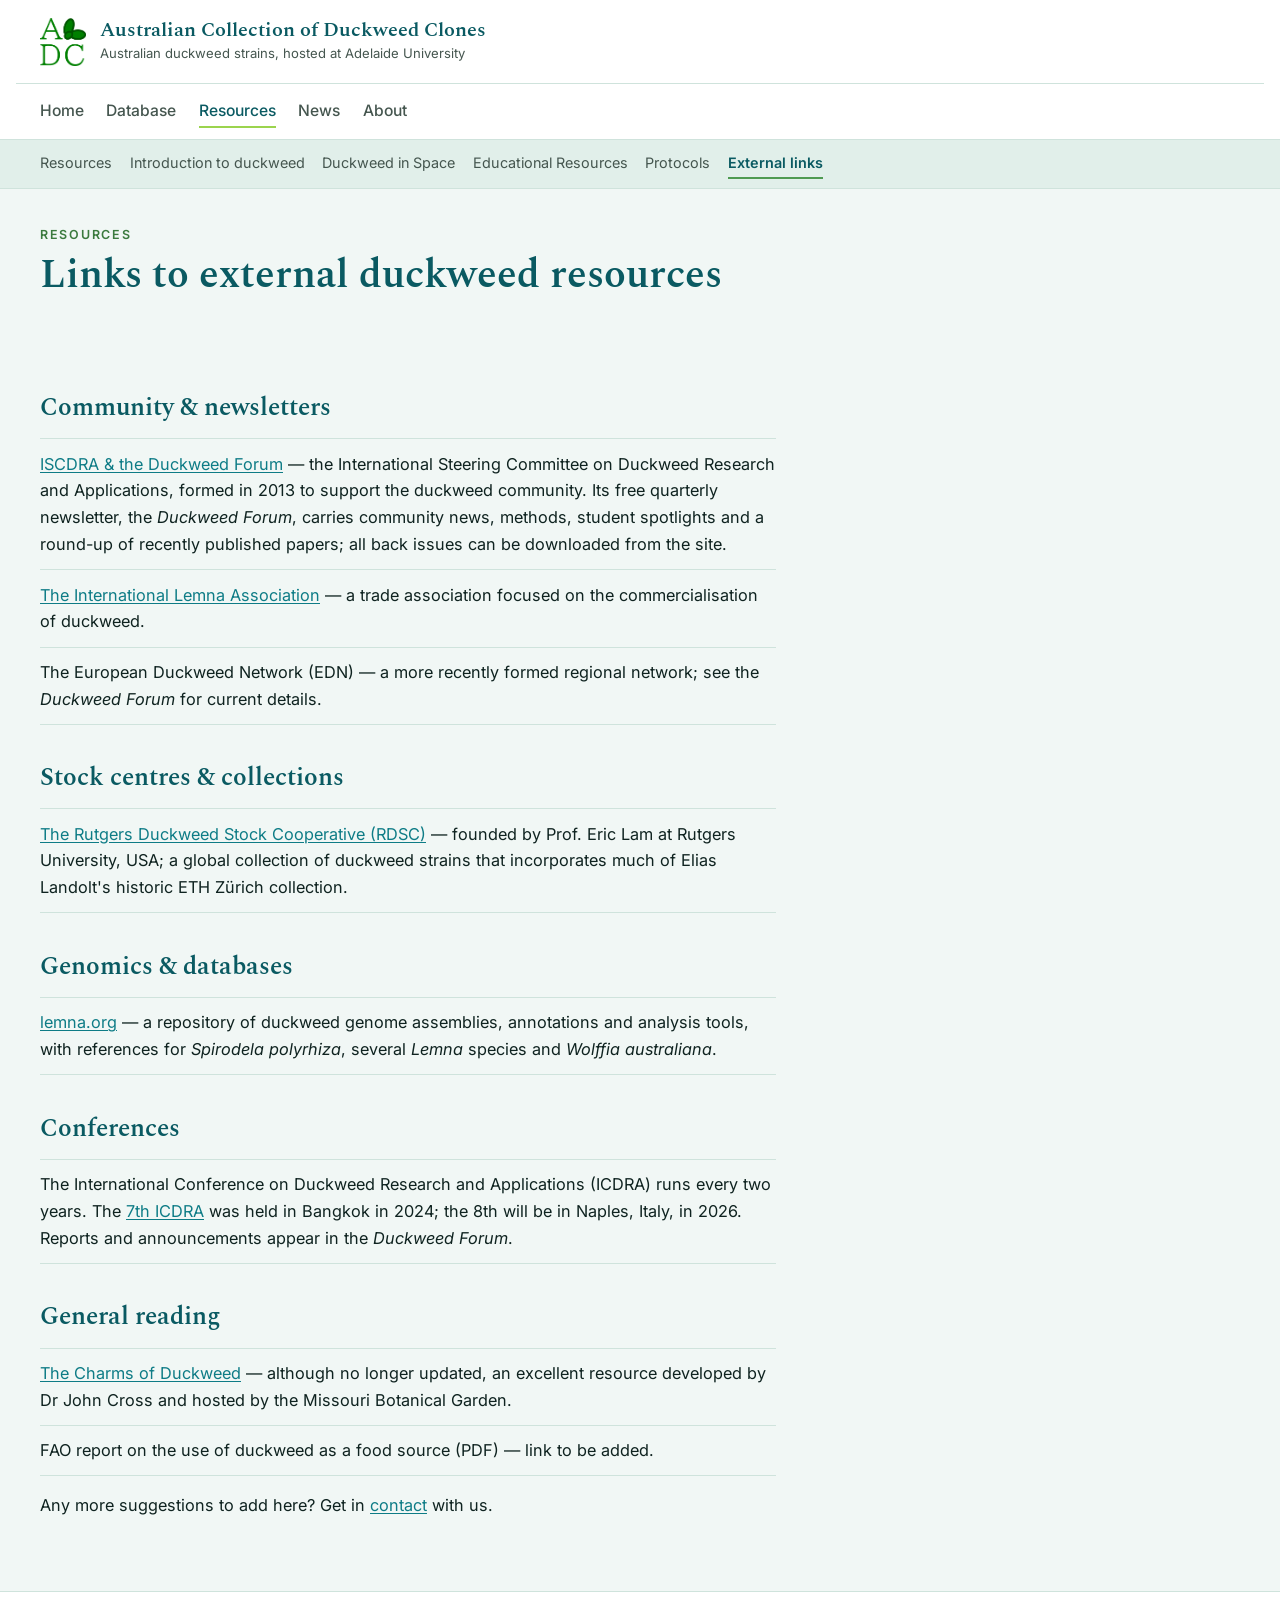
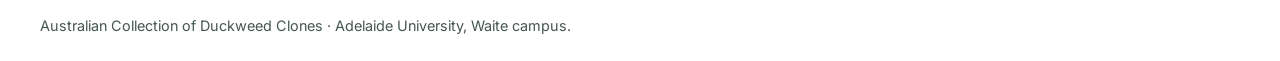
<file: links-to-external-duckweed-resources.html>
<!DOCTYPE html>
<html lang="en">
<head>
<meta charset="utf-8">
<meta name="viewport" content="width=device-width, initial-scale=1">
<title>External links — Australian Collection of Duckweed Clones</title>
<meta name="description" content="Links to external duckweed resources, collections and organisations.">
<link rel="preconnect" href="https://fonts.googleapis.com">
<link rel="preconnect" href="https://fonts.gstatic.com" crossorigin>
<link href="https://fonts.googleapis.com/css2?family=Spectral:wght@400;500;600&family=Inter:wght@400;500;600&display=swap" rel="stylesheet">
<link rel="stylesheet" href="style.css">
</head>

<body>

<header class="site-header">
  <div class="wrap wrap-wide brand-row">
    <a class="brand" href="index.html">
      <img class="brand-logo" src="images/logo-1.png" alt="Australian Collection of Duckweed Clones logo">
      <span class="brand-text">
        <span class="brand-name">Australian Collection of Duckweed Clones</span>
        <span class="brand-tag">Australian duckweed strains, hosted at Adelaide University</span>
      </span>
    </a>
  </div>
  <nav class="primary wrap wrap-wide" aria-label="Primary">
    <a href="index.html">Home</a>
    <a href="database.html">Database</a>
    <a href="resources.html" aria-current="page">Resources</a>
    <a href="news.html">News</a>
    <a href="about-the-acdc.html">About</a>
  </nav>
</header>

<div class="subnav-bar">
  <nav class="subnav wrap wrap-wide" aria-label="Resources section">
    <a href="resources.html">Resources</a>
    <a href="introduction-to-duckweed.html">Introduction to duckweed</a>
    <a href="duckweed-in-space.html">Duckweed in Space</a>
    <a href="educational-resources.html">Educational Resources</a>
    <a href="protocols.html">Protocols</a>
    <a href="links-to-external-duckweed-resources.html" aria-current="page">External links</a>
  </nav>
</div>

<header class="page-head wrap">
  <p class="eyebrow">Resources</p>
  <h1 class="page-title">Links to external duckweed resources</h1>
</header>

<main class="wrap">

  <h2>Community &amp; newsletters</h2>
  <ul class="link-group">
    <li><a href="https://www.ruduckweed.org/">ISCDRA &amp; the Duckweed Forum</a> — the International Steering Committee on Duckweed Research and Applications, formed in 2013 to support the duckweed community. Its free quarterly newsletter, the <em>Duckweed Forum</em>, carries community news, methods, student spotlights and a round-up of recently published papers; all back issues can be downloaded from the site.</li>
    <li><a href="http://www.internationallemnaassociation.org/">The International Lemna Association</a> — a trade association focused on the commercialisation of duckweed.</li>
    <li>The European Duckweed Network (EDN) — a more recently formed regional network; see the <em>Duckweed Forum</em> for current details.</li>
  </ul>

  <h2>Stock centres &amp; collections</h2>
  <ul class="link-group">
    <li><a href="http://www.ruduckweed.org/">The Rutgers Duckweed Stock Cooperative (RDSC)</a> — founded by Prof. Eric Lam at Rutgers University, USA; a global collection of duckweed strains that incorporates much of Elias Landolt's historic ETH Zürich collection.</li>
  </ul>

  <h2>Genomics &amp; databases</h2>
  <ul class="link-group">
    <li><a href="https://www.lemna.org/">lemna.org</a> — a repository of duckweed genome assemblies, annotations and analysis tools, with references for <em>Spirodela polyrhiza</em>, several <em>Lemna</em> species and <em>Wolffia australiana</em>.</li>
  </ul>

  <h2>Conferences</h2>
  <ul class="link-group">
    <li>The International Conference on Duckweed Research and Applications (ICDRA) runs every two years. The <a href="https://www.7icdra2024.com/">7th ICDRA</a> was held in Bangkok in 2024; the 8th will be in Naples, Italy, in 2026. Reports and announcements appear in the <em>Duckweed Forum</em>.</li>
  </ul>

  <h2>General reading</h2>
  <ul class="link-group">
    <li><a href="https://thecharmsofduckweed.org/duckweed.htm">The Charms of Duckweed</a> — although no longer updated, an excellent resource developed by Dr John Cross and hosted by the Missouri Botanical Garden.</li>
    <li>FAO report on the use of duckweed as a food source (PDF) — link to be added.</li>
  </ul>

  <p>Any more suggestions to add here? Get in <a href="contact.html">contact</a> with us.</p>

</main>

<footer class="site-footer">
  <div class="wrap wrap-wide">Australian Collection of Duckweed Clones · Adelaide University, Waite campus.</div>
</footer>

</body>
</html>
</file>
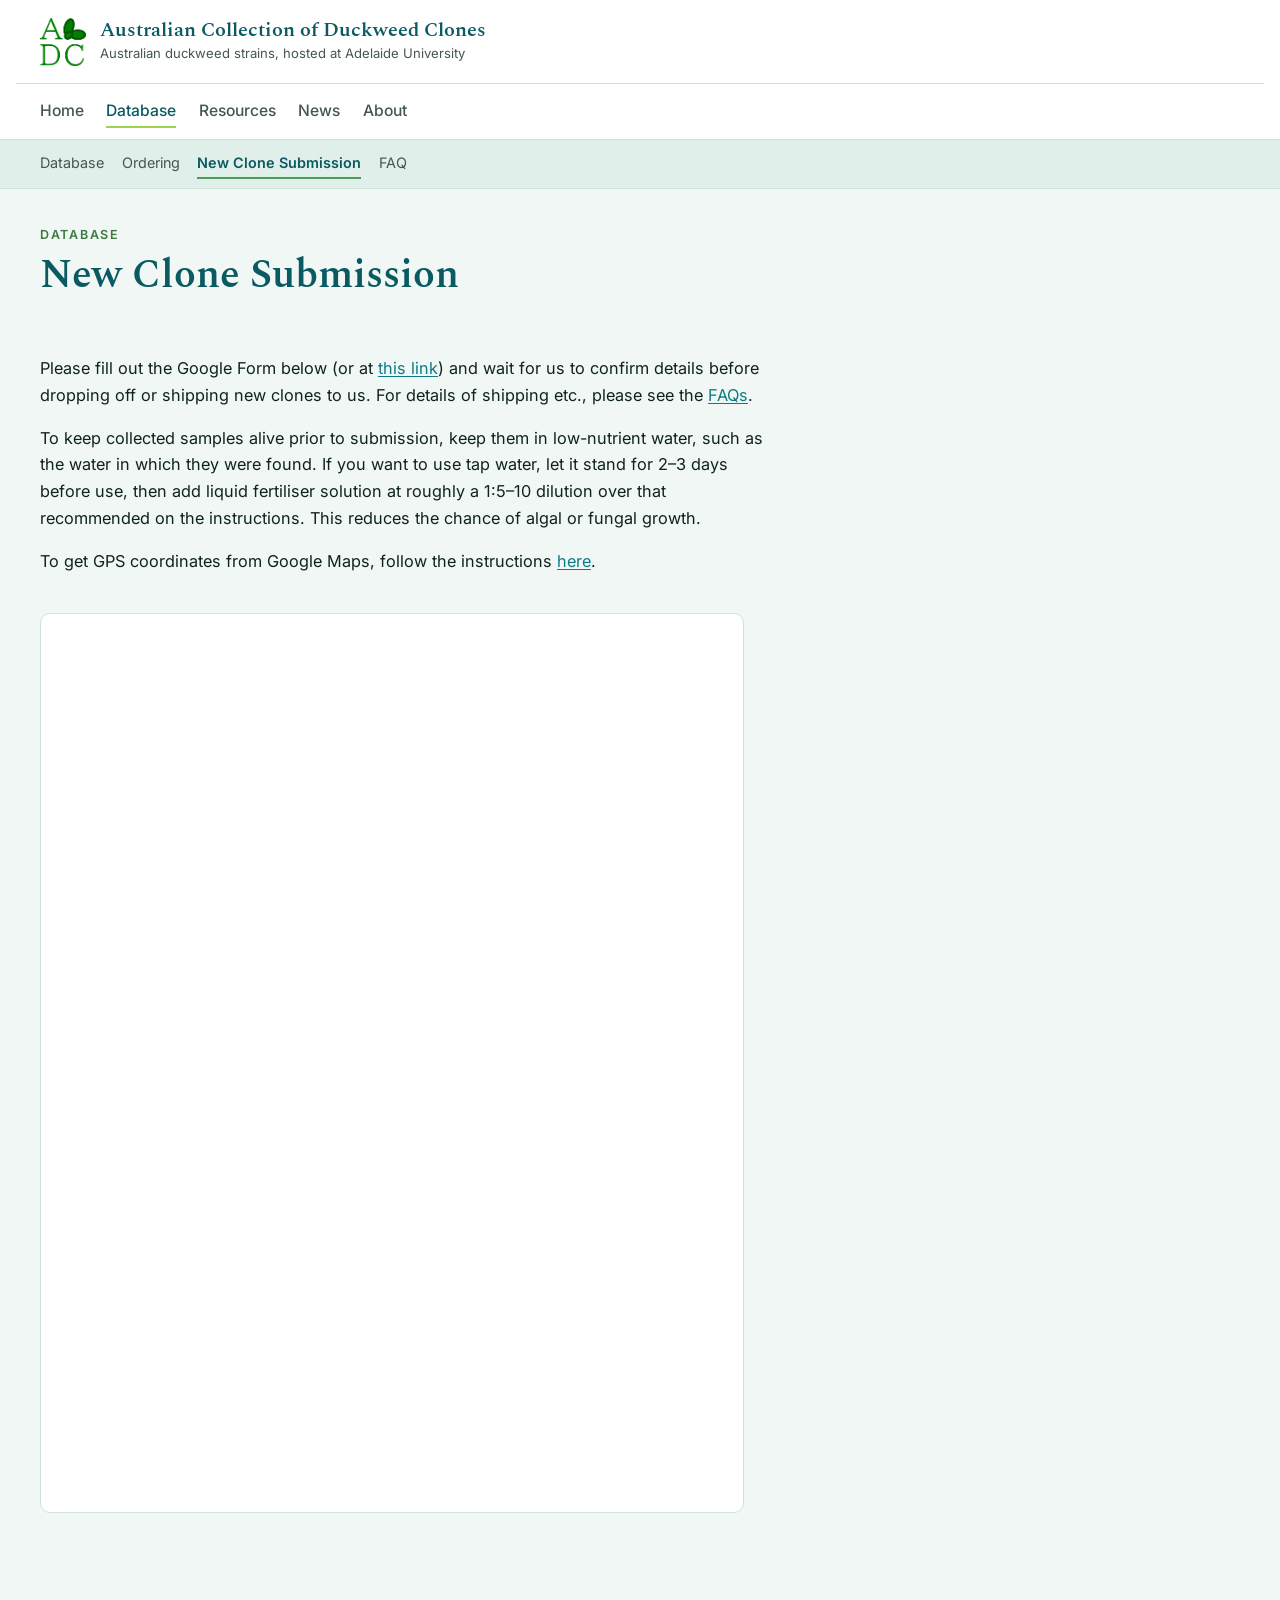
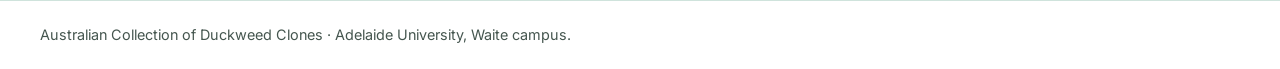
<file: new-clone-submission.html>
<!DOCTYPE html>
<html lang="en">
<head>
<meta charset="utf-8">
<meta name="viewport" content="width=device-width, initial-scale=1">
<title>New Clone Submission — Australian Collection of Duckweed Clones</title>
<meta name="description" content="How to submit a new duckweed clone to the ACDC, including how to keep samples alive before submission and how to record GPS coordinates.">
<link rel="preconnect" href="https://fonts.googleapis.com">
<link rel="preconnect" href="https://fonts.gstatic.com" crossorigin>
<link href="https://fonts.googleapis.com/css2?family=Spectral:wght@400;500;600&family=Inter:wght@400;500;600&display=swap" rel="stylesheet">
<link rel="stylesheet" href="style.css">
</head>

<body>

<header class="site-header">
  <div class="wrap wrap-wide brand-row">
    <a class="brand" href="index.html">
      <img class="brand-logo" src="images/logo-1.png" alt="Australian Collection of Duckweed Clones logo">
      <span class="brand-text">
        <span class="brand-name">Australian Collection of Duckweed Clones</span>
        <span class="brand-tag">Australian duckweed strains, hosted at Adelaide University</span>
      </span>
    </a>
  </div>
  <nav class="primary wrap wrap-wide" aria-label="Primary">
    <a href="index.html">Home</a>
    <a href="database.html" aria-current="page">Database</a>
    <a href="resources.html">Resources</a>
    <a href="news.html">News</a>
    <a href="about-the-acdc.html">About</a>
  </nav>
</header>

<div class="subnav-bar">
  <nav class="subnav wrap wrap-wide" aria-label="Database section">
    <a href="database.html">Database</a>
    <a href="ordering.html">Ordering</a>
    <a href="new-clone-submission.html" aria-current="page">New Clone Submission</a>
    <a href="faq.html">FAQ</a>
  </nav>
</div>

<header class="page-head wrap">
  <p class="eyebrow">Database</p>
  <h1 class="page-title">New Clone Submission</h1>
</header>

<main class="wrap">

  <p>Please fill out the Google Form below (or at <a href="https://docs.google.com/forms/d/e/1FAIpQLSdpLe4CZqJmBqLnWN8wgBY7Tix1qY0WoNuLHYjbP7nMfSfWJQ/viewform?usp=sf_link">this link</a>) and wait for us to confirm details before dropping off or shipping new clones to us. For details of shipping etc., please see the <a href="faq.html">FAQs</a>.</p>

  <p>To keep collected samples alive prior to submission, keep them in low-nutrient water, such as the water in which they were found. If you want to use tap water, let it stand for 2–3 days before use, then add liquid fertiliser solution at roughly a 1:5–10 dilution over that recommended on the instructions. This reduces the chance of algal or fungal growth.</p>

  <p>To get GPS coordinates from Google Maps, follow the instructions <a href="https://support.google.com/maps/answer/18539?hl=en&amp;co=GENIE.Platform%3DDesktop">here</a>.</p>

  <iframe class="form-embed" src="https://docs.google.com/forms/d/e/1FAIpQLSdpLe4CZqJmBqLnWN8wgBY7Tix1qY0WoNuLHYjbP7nMfSfWJQ/viewform?embedded=true" title="New clone submission form">Loading…</iframe>

</main>

<footer class="site-footer">
  <div class="wrap wrap-wide">Australian Collection of Duckweed Clones · Adelaide University, Waite campus.</div>
</footer>

</body>
</html>
</file>
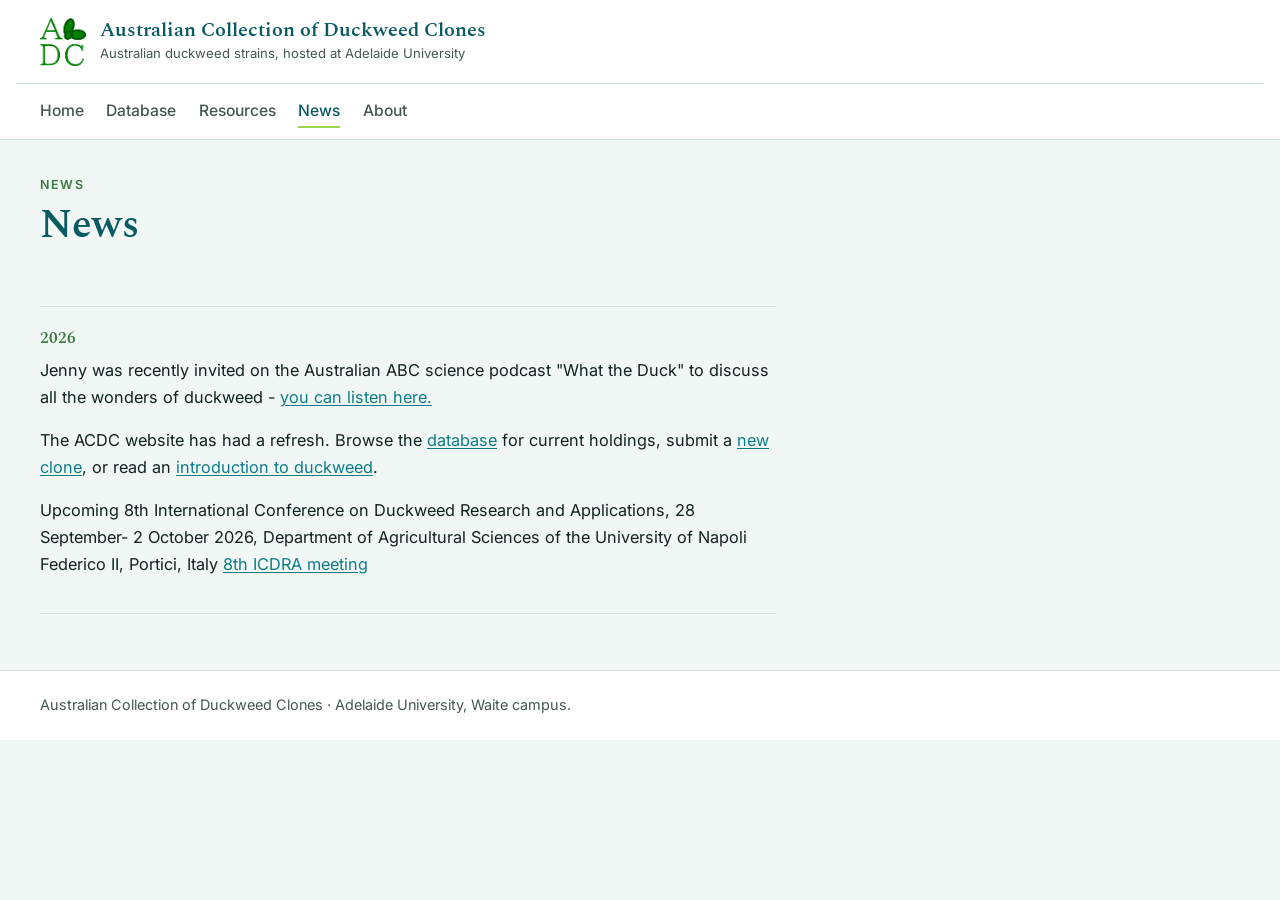
<file: news.html>
<!DOCTYPE html>
<html lang="en">
<head>
<meta charset="utf-8">
<meta name="viewport" content="width=device-width, initial-scale=1">
<title>News — Australian Collection of Duckweed Clones</title>
<meta name="description" content="News from the Australian Collection of Duckweed Clones.">
<link rel="preconnect" href="https://fonts.googleapis.com">
<link rel="preconnect" href="https://fonts.gstatic.com" crossorigin>
<link href="https://fonts.googleapis.com/css2?family=Spectral:wght@400;500;600&family=Inter:wght@400;500;600&display=swap" rel="stylesheet">
<link rel="stylesheet" href="style.css">
</head>

<body>

<header class="site-header">
  <div class="wrap wrap-wide brand-row">
    <a class="brand" href="index.html">
      <img class="brand-logo" src="images/logo-1.png" alt="Australian Collection of Duckweed Clones logo">
      <span class="brand-text">
        <span class="brand-name">Australian Collection of Duckweed Clones</span>
        <span class="brand-tag">Australian duckweed strains, hosted at Adelaide University</span>
      </span>
    </a>
  </div>
  <nav class="primary wrap wrap-wide" aria-label="Primary">
    <a href="index.html">Home</a>
    <a href="database.html">Database</a>
    <a href="resources.html">Resources</a>
    <a href="news.html" aria-current="page">News</a>
    <a href="about-the-acdc.html">About</a>
  </nav>
</header>

<header class="page-head wrap">
  <p class="eyebrow">News</p>
  <h1 class="page-title">News</h1>
</header>

<main class="wrap">
  <!-- DRAFT: a starter entry so the page isn't empty. Replace with real news, or delete. -->

  <article class="news-entry">
    <p class="news-date">2026</p>
    <p> Jenny was recently invited on the Australian ABC science podcast "What the Duck" to discuss all the wonders of duckweed - <a href="https://www.abc.net.au/listen/programs/what-the-duck/space-food-plants-in-space-superfood-diet-astronaut-diet-/107099508"> you can listen here.</a></p>
    <p>The ACDC website has had a refresh. Browse the <a href="database.html">database</a> for current holdings, submit a <a href="new-clone-submission.html">new clone</a>, or read an <a href="introduction-to-duckweed.html">introduction to duckweed</a>.</p>
    <p> Upcoming 8th International Conference on Duckweed Research and Applications,  28 September- 2 October 2026, Department of Agricultural Sciences of the University of Napoli Federico II, Portici, Italy <a href="https://indico.unina.it/event/117/">8th ICDRA meeting</a></p>  
  </article>

 
</main>

<footer class="site-footer">
  <div class="wrap wrap-wide">Australian Collection of Duckweed Clones · Adelaide University, Waite campus.</div>
</footer>

</body>
</html>
</file>
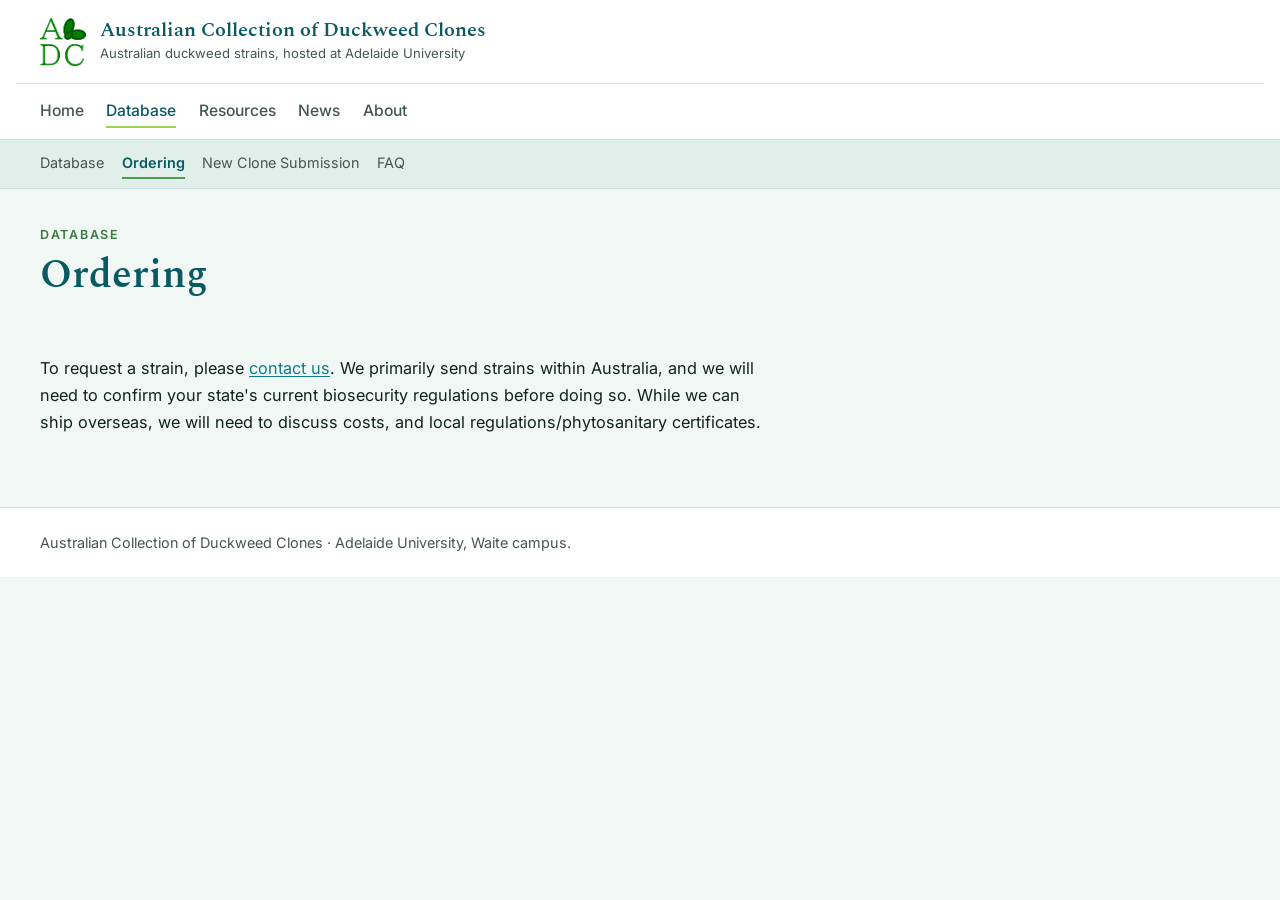
<file: ordering.html>
<!DOCTYPE html>
<html lang="en">
<head>
<meta charset="utf-8">
<meta name="viewport" content="width=device-width, initial-scale=1">
<title>Ordering — Australian Collection of Duckweed Clones</title>
<meta name="description" content="How to request a duckweed strain from the ACDC. Strains are currently sent within Australia only, subject to state biosecurity regulations.">
<link rel="preconnect" href="https://fonts.googleapis.com">
<link rel="preconnect" href="https://fonts.gstatic.com" crossorigin>
<link href="https://fonts.googleapis.com/css2?family=Spectral:wght@400;500;600&family=Inter:wght@400;500;600&display=swap" rel="stylesheet">
<link rel="stylesheet" href="style.css">
</head>

<body>

<header class="site-header">
  <div class="wrap wrap-wide brand-row">
    <a class="brand" href="index.html">
      <img class="brand-logo" src="images/logo-1.png" alt="Australian Collection of Duckweed Clones logo">
      <span class="brand-text">
        <span class="brand-name">Australian Collection of Duckweed Clones</span>
        <span class="brand-tag">Australian duckweed strains, hosted at Adelaide University</span>
      </span>
    </a>
  </div>
  <nav class="primary wrap wrap-wide" aria-label="Primary">
    <a href="index.html">Home</a>
    <a href="database.html" aria-current="page">Database</a>
    <a href="resources.html">Resources</a>
    <a href="news.html">News</a>
    <a href="about-the-acdc.html">About</a>
  </nav>
</header>

<div class="subnav-bar">
  <nav class="subnav wrap wrap-wide" aria-label="Database section">
    <a href="database.html">Database</a>
    <a href="ordering.html" aria-current="page">Ordering</a>
    <a href="new-clone-submission.html">New Clone Submission</a>
    <a href="faq.html">FAQ</a>
  </nav>
</div>

<header class="page-head wrap">
  <p class="eyebrow">Database</p>
  <h1 class="page-title">Ordering</h1>
</header>

<main class="wrap">
  <p>To request a strain, please <a href="contact.html">contact us</a>. We primarily send strains within Australia, 
    and we will need to confirm your state's current biosecurity regulations before doing so. While we can ship overseas, we will need to discuss costs, and local regulations/phytosanitary certificates.</p>
</main>

<footer class="site-footer">
  <div class="wrap wrap-wide">Australian Collection of Duckweed Clones · Adelaide University, Waite campus.</div>
</footer>

</body>
</html>
</file>
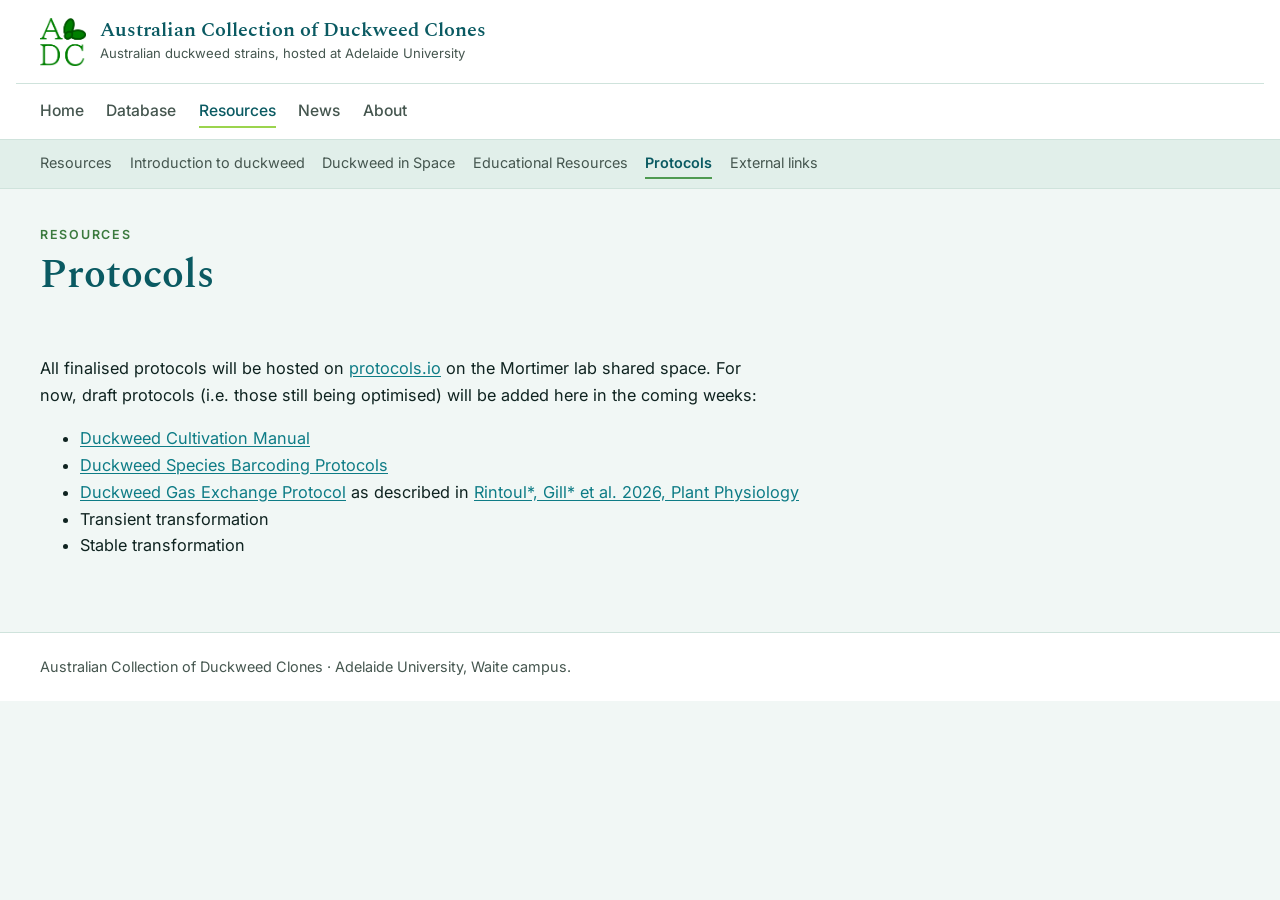
<file: protocols.html>
<!DOCTYPE html>
<html lang="en">
<head>
<meta charset="utf-8">
<meta name="viewport" content="width=device-width, initial-scale=1">
<title>Protocols — Australian Collection of Duckweed Clones</title>
<meta name="description" content="Duckweed protocols used at the ACDC. Finalised protocols are hosted on protocols.io; drafts are listed here.">
<link rel="preconnect" href="https://fonts.googleapis.com">
<link rel="preconnect" href="https://fonts.gstatic.com" crossorigin>
<link href="https://fonts.googleapis.com/css2?family=Spectral:wght@400;500;600&family=Inter:wght@400;500;600&display=swap" rel="stylesheet">
<link rel="stylesheet" href="style.css">
</head>

<body>

<header class="site-header">
  <div class="wrap wrap-wide brand-row">
    <a class="brand" href="index.html">
      <img class="brand-logo" src="images/logo-1.png" alt="Australian Collection of Duckweed Clones logo">
      <span class="brand-text">
        <span class="brand-name">Australian Collection of Duckweed Clones</span>
        <span class="brand-tag">Australian duckweed strains, hosted at Adelaide University</span>
      </span>
    </a>
  </div>
  <nav class="primary wrap wrap-wide" aria-label="Primary">
    <a href="index.html">Home</a>
    <a href="database.html">Database</a>
    <a href="resources.html" aria-current="page">Resources</a>
    <a href="news.html">News</a>
    <a href="about-the-acdc.html">About</a>
  </nav>
</header>

<div class="subnav-bar">
  <nav class="subnav wrap wrap-wide" aria-label="Resources section">
    <a href="resources.html">Resources</a>
    <a href="introduction-to-duckweed.html">Introduction to duckweed</a>
    <a href="duckweed-in-space.html">Duckweed in Space</a>
    <a href="educational-resources.html">Educational Resources</a>
    <a href="protocols.html" aria-current="page">Protocols</a>
    <a href="links-to-external-duckweed-resources.html">External links</a>
  </nav>
</div>

<header class="page-head wrap">
  <p class="eyebrow">Resources</p>
  <h1 class="page-title">Protocols</h1>
</header>

<main class="wrap">

  <p>All finalised protocols will be hosted on <a href="https://www.protocols.io/">protocols.io</a> on the Mortimer lab shared space. For now, draft protocols (i.e. those still being optimised) will be added here in the coming weeks:</p>

  <ul>
    <li><a href="protocols/dw_cultivation_manual_v1.pdf">Duckweed Cultivation Manual</a></li>
    <li><a href="protocols/dna_barcoding_dw.pdf">Duckweed Species Barcoding Protocols</a></li>
    <li><a href="https://dx.doi.org/10.17504/protocols.io.81wgbo111lpk/v1" target="_blank" rel="noopener">Duckweed Gas Exchange Protocol</a> as described in <a href="https://doi.org/10.1093/plphys/kiag311" target="_blank" rel="noopener"> Rintoul*, Gill* et al. 2026, Plant Physiology</a></li>
    <li>Transient transformation</li>
    <li>Stable transformation</li>
    
  </ul>

</main>

<footer class="site-footer">
  <div class="wrap wrap-wide">Australian Collection of Duckweed Clones · Adelaide University, Waite campus.</div>
</footer>

</body>
</html>
</file>
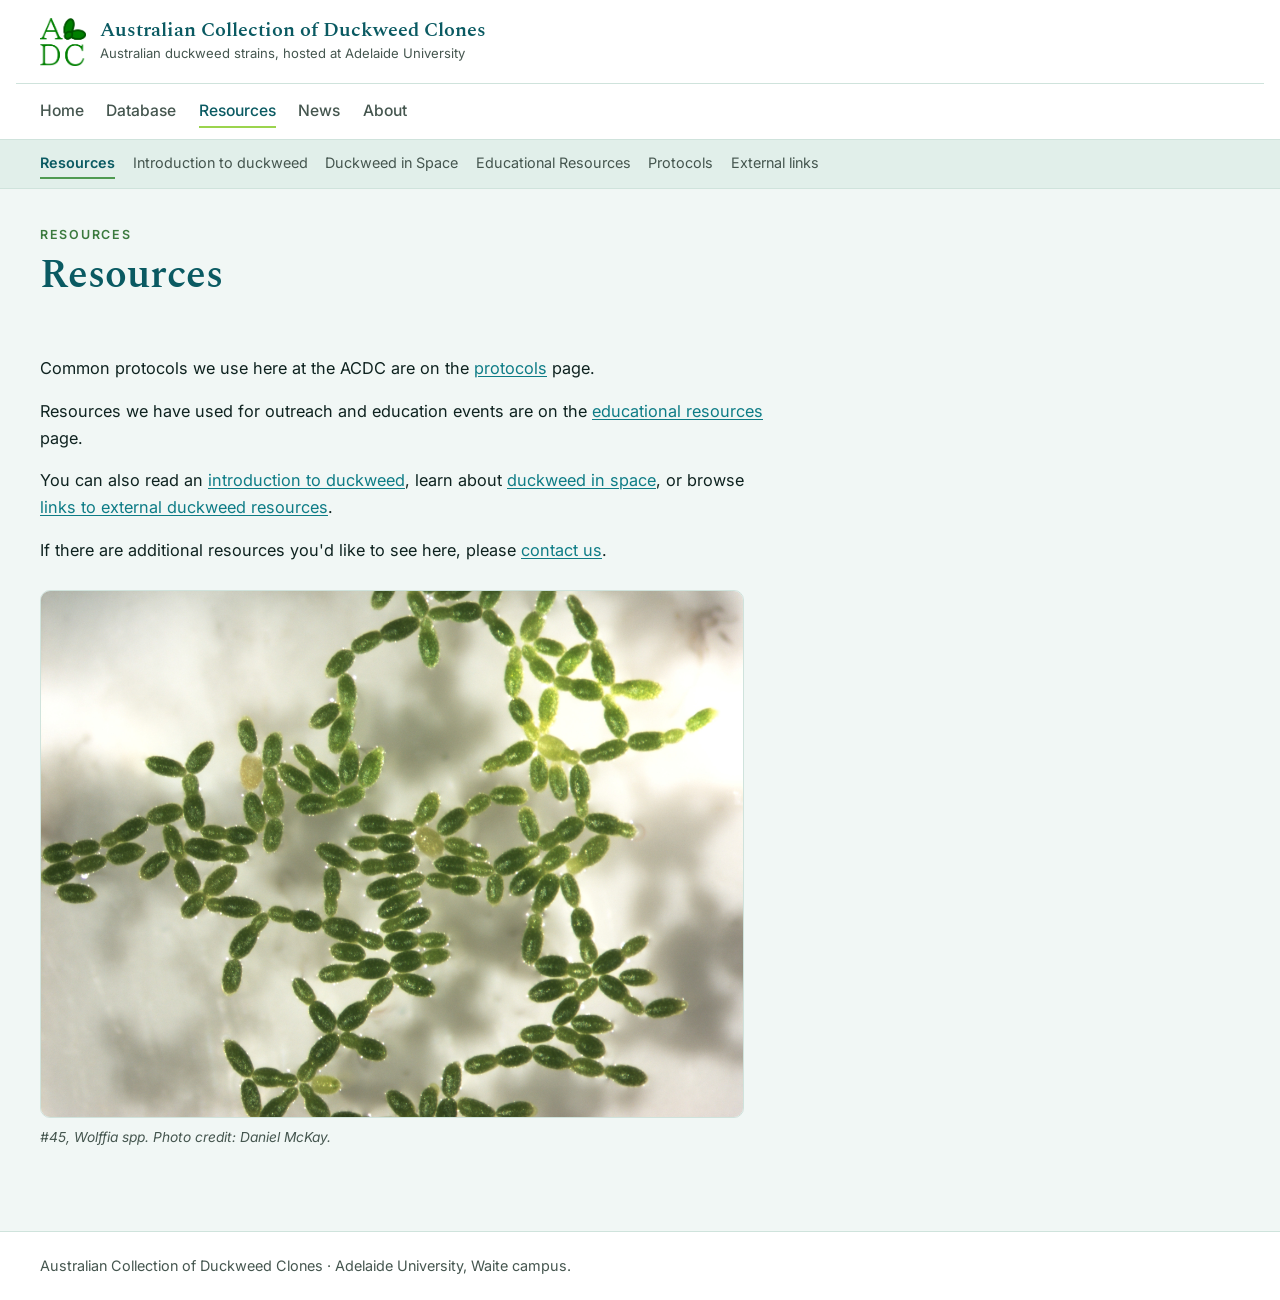
<file: resources.html>
<!DOCTYPE html>
<html lang="en">
<head>
<meta charset="utf-8">
<meta name="viewport" content="width=device-width, initial-scale=1">
<title>Resources — Australian Collection of Duckweed Clones</title>
<meta name="description" content="Protocols, educational materials and external links from the Australian Collection of Duckweed Clones.">
<link rel="preconnect" href="https://fonts.googleapis.com">
<link rel="preconnect" href="https://fonts.gstatic.com" crossorigin>
<link href="https://fonts.googleapis.com/css2?family=Spectral:wght@400;500;600&family=Inter:wght@400;500;600&display=swap" rel="stylesheet">
<link rel="stylesheet" href="style.css">
</head>

<body>

<header class="site-header">
  <div class="wrap wrap-wide brand-row">
    <a class="brand" href="index.html">
      <img class="brand-logo" src="images/logo-1.png" alt="Australian Collection of Duckweed Clones logo">
      <span class="brand-text">
        <span class="brand-name">Australian Collection of Duckweed Clones</span>
        <span class="brand-tag">Australian duckweed strains, hosted at Adelaide University</span>
      </span>
    </a>
  </div>
  <nav class="primary wrap wrap-wide" aria-label="Primary">
    <a href="index.html">Home</a>
    <a href="database.html">Database</a>
    <a href="resources.html" aria-current="page">Resources</a>
    <a href="news.html">News</a>
    <a href="about-the-acdc.html">About</a>
  </nav>
</header>

<div class="subnav-bar">
  <nav class="subnav wrap wrap-wide" aria-label="Resources section">
    <a href="resources.html" aria-current="page">Resources</a>
    <a href="introduction-to-duckweed.html">Introduction to duckweed</a>
    <a href="duckweed-in-space.html">Duckweed in Space</a>
    <a href="educational-resources.html">Educational Resources</a>
    <a href="protocols.html">Protocols</a>
    <a href="links-to-external-duckweed-resources.html">External links</a>
  </nav>
</div>

<header class="page-head wrap">
  <p class="eyebrow">Resources</p>
  <h1 class="page-title">Resources</h1>
</header>

<main class="wrap">

  <p>Common protocols we use here at the ACDC are on the <a href="protocols.html">protocols</a> page.</p>
  <p>Resources we have used for outreach and education events are on the <a href="educational-resources.html">educational resources</a> page.</p>
  <p>You can also read an <a href="introduction-to-duckweed.html">introduction to duckweed</a>, learn about <a href="duckweed-in-space.html">duckweed in space</a>, or browse <a href="links-to-external-duckweed-resources.html">links to external duckweed resources</a>.</p>
  <p>If there are additional resources you'd like to see here, please <a href="contact.html">contact us</a>.</p>

  <figure>
    <img src="images/45.jpg" alt="Close-up of Wolffia, clone #45.">
    <figcaption>#45, <em>Wolffia</em> spp. Photo credit: Daniel McKay.</figcaption>
  </figure>

</main>

<footer class="site-footer">
  <div class="wrap wrap-wide">Australian Collection of Duckweed Clones · Adelaide University, Waite campus.</div>
</footer>

</body>
</html>
</file>
<file: style.css>
/* =================================================================
   Australian Collection of Duckweed Clones — shared stylesheet
   A hand-coded static site. Every page links to this one file, so
   colours, type and layout can be changed here in one place.

   Palette theme: water + duckweed. Teal water, frond greens, a pale
   water-mint background.

   Contents
     1.  Design tokens (colours, type, spacing)
     2.  Base + links
     3.  Layout wrappers
     4.  Header: brand + primary nav + section sub-nav
     5.  Page head / hero
     6.  Prose, figures, dividers
     7.  Link lists
     8.  Placeholder ("under construction") notice
     9.  Contact block
     10. Footer
     11. Reduced motion
     12. Responsive
   ================================================================= */


/* ----------------------------------------------------------------
   1. Design tokens
   ---------------------------------------------------------------- */
:root {
  --water:      #0E7C86;   /* primary teal */
  --water-deep: #0A5A62;   /* darker teal for hovers/headings */
  --frond:      #4E9A51;   /* duckweed green */
  --frond-deep: #3B7A3E;
  --frond-lite: #9BD44E;   /* bright lily-pad accent (use sparingly) */

  --surface:  #F1F7F5;     /* page background — pale water */
  --panel:    #FFFFFF;     /* cards / header */
  --band:     #E1EFEA;     /* section band */
  --line:     #CFE3DC;     /* hairlines / borders */

  --ink:      #0F2320;     /* body text */
  --ink-soft: #45564F;     /* secondary text */

  --wrap: 78rem;
  --measure: 46rem;        /* comfortable reading width */

  --radius: 10px;

  --display: "Spectral", Georgia, "Times New Roman", serif;
  --body: "Inter", system-ui, -apple-system, "Segoe UI", Roboto, sans-serif;
}


/* ----------------------------------------------------------------
   2. Base + links
   ---------------------------------------------------------------- */
* { box-sizing: border-box; }

html { -webkit-text-size-adjust: 100%; }

body {
  margin: 0;
  background: var(--surface);
  color: var(--ink);
  font-family: var(--body);
  font-size: 1.02rem;
  line-height: 1.65;
  -webkit-font-smoothing: antialiased;
}

h1, h2, h3 {
  font-family: var(--display);
  line-height: 1.18;
  color: var(--water-deep);
  font-weight: 600;
}

h2 { font-size: 1.55rem; margin: 2.4rem 0 0.6rem; }
h3 { font-size: 1.2rem; margin: 1.6rem 0 0.4rem; color: var(--frond-deep); }

p { margin: 0 0 1rem; max-width: var(--measure); }

a { color: var(--water); text-decoration: underline; text-underline-offset: 2px; }
a:hover { color: var(--frond-deep); }

img { max-width: 100%; height: auto; display: block; }

hr { border: 0; }


/* ----------------------------------------------------------------
   3. Layout wrappers
   ---------------------------------------------------------------- */
.wrap {
  width: 100%;
  max-width: var(--wrap);
  margin-inline: auto;
  padding-inline: 1.5rem;
}
main.wrap { padding-block: 2.5rem 3.5rem; }


/* ----------------------------------------------------------------
   4. Header: brand + primary nav + section sub-nav
   ---------------------------------------------------------------- */
.site-header {
  background: var(--panel);
  border-bottom: 1px solid var(--line);
}

.brand-row { padding-block: 1.1rem; }

.brand {
  display: flex;
  align-items: center;
  gap: 0.85rem;
  text-decoration: none;
  color: inherit;
}
.brand:hover { color: inherit; }

/* Site logo in the header */
.brand-logo {
  flex: none;
  height: 3rem;
  width: auto;
  display: block;
}

.brand-name {
  display: block;
  font-family: var(--display);
  font-weight: 600;
  font-size: 1.22rem;
  color: var(--water-deep);
  line-height: 1.15;
}
.brand-tag {
  display: block;
  font-size: 0.82rem;
  color: var(--ink-soft);
  margin-top: 0.1rem;
}

/* Primary navigation */
nav.primary {
  display: flex;
  flex-wrap: wrap;
  gap: 0.4rem 1.4rem;
  padding-block: 0.7rem;
  border-top: 1px solid var(--line);
}
nav.primary a {
  text-decoration: none;
  color: var(--ink-soft);
  font-weight: 500;
  font-size: 0.98rem;
  padding: 0.15rem 0;
  border-bottom: 2px solid transparent;
}
nav.primary a:hover { color: var(--water-deep); }
nav.primary a[aria-current="page"] {
  color: var(--water-deep);
  border-bottom-color: var(--frond-lite);
}

/* Section sub-navigation (Database / Resources / About) */
/* subnav sits in a full-width band; the nav itself stays aligned to .wrap */
.subnav-bar { background: var(--band); border-bottom: 1px solid var(--line); }
nav.subnav {
  display: flex;
  flex-wrap: wrap;
  gap: 0.3rem 1.1rem;
  padding-block: 0.6rem;
  font-size: 0.9rem;
}
nav.subnav a {
  text-decoration: none;
  color: var(--ink-soft);
  padding: 0.1rem 0;
  border-bottom: 2px solid transparent;
}
nav.subnav a:hover { color: var(--water-deep); }
nav.subnav a[aria-current="page"] {
  color: var(--water-deep);
  font-weight: 600;
  border-bottom-color: var(--frond);
}


/* ----------------------------------------------------------------
   5. Page head / hero
   ---------------------------------------------------------------- */
.page-head { padding-block: 2.2rem 0.5rem; }
.eyebrow {
  font-size: 0.78rem;
  letter-spacing: 0.14em;
  text-transform: uppercase;
  color: var(--frond-deep);
  margin: 0 0 0.4rem;
  font-weight: 600;
}
.page-title {
  font-size: clamp(1.7rem, 4vw, 2.5rem);
  margin: 0 0 0.5rem;
}
.standfirst {
  font-size: 1.1rem;
  color: var(--ink-soft);
  max-width: var(--measure);
}

.hero { padding-block: 2.6rem 1rem; }
.hero .lede { font-size: 1.15rem; color: var(--ink-soft); }


/* ----------------------------------------------------------------
   6. Prose, figures, dividers
   ---------------------------------------------------------------- */
figure {
  margin: 1.6rem 0;
  max-width: 44rem;
}
figure img {
  border-radius: var(--radius);
  border: 1px solid var(--line);
}
figcaption {
  font-size: 0.86rem;
  color: var(--ink-soft);
  font-style: italic;
  margin-top: 0.5rem;
}

/* Responsive video wrapper */
.video {
  position: relative;
  max-width: 44rem;
  aspect-ratio: 16 / 9;
  margin: 1.6rem 0;
  border-radius: var(--radius);
  overflow: hidden;
  border: 1px solid var(--line);
  background: var(--band);
}
.video iframe {
  position: absolute;
  inset: 0;
  width: 100%;
  height: 100%;
  border: 0;
}
.video.portrait {
  aspect-ratio: 9 / 16;   /* vertical YouTube Short */
  max-width: 20rem;        /* keep it phone-width, not a giant column */
}

/* Embedded Google Form */
.form-embed {
  width: 100%;
  max-width: 44rem;
  height: 900px;
  border: 1px solid var(--line);
  border-radius: var(--radius);
  margin: 1.4rem 0;
  background: var(--panel);
}

/* Divider: a little row of floating fronds */
.divider {
  border: 0;
  height: 1.4rem;
  margin: 2.4rem 0;
  background-image:
    radial-gradient(circle, var(--frond) 0 40%, transparent 42%),
    radial-gradient(circle, var(--frond-lite) 0 40%, transparent 42%),
    radial-gradient(circle, var(--water) 0 40%, transparent 42%);
  background-size: 0.7rem 0.7rem, 0.7rem 0.7rem, 0.7rem 0.7rem;
  background-position: left center, center center, right center;
  background-repeat: no-repeat;
  opacity: 0.8;
}


/* ----------------------------------------------------------------
   7. Link lists
   ---------------------------------------------------------------- */
.link-group {
  list-style: none;
  padding: 0;
  margin: 1rem 0;
  max-width: var(--measure);
}
.link-group li {
  padding: 0.7rem 0;
  border-bottom: 1px solid var(--line);
}
.link-group li:first-child { border-top: 1px solid var(--line); }


/* ----------------------------------------------------------------
   8. Placeholder ("under construction") notice
   ---------------------------------------------------------------- */
.placeholder {
  max-width: var(--measure);
  margin: 1.5rem 0;
  padding: 1.1rem 1.25rem;
  background: var(--band);
  border: 1px dashed var(--frond);
  border-radius: var(--radius);
  color: var(--ink-soft);
}
.placeholder strong { color: var(--frond-deep); }


/* ----------------------------------------------------------------
   9. Contact block
   ---------------------------------------------------------------- */
.contact-block {
  max-width: var(--measure);
  margin: 1.5rem 0;
  padding-left: 1rem;
  border-left: 3px solid var(--band);
}
.contact-block address {
  font-style: normal;
  line-height: 1.8;
}


/* ----------------------------------------------------------------
   10. Footer
   ---------------------------------------------------------------- */
.site-footer {
  border-top: 1px solid var(--line);
  background: var(--panel);
  color: var(--ink-soft);
  font-size: 0.9rem;
}
.site-footer .wrap { padding-block: 1.4rem; }
.site-footer a { color: var(--water); }


/* ----------------------------------------------------------------
   11. Reduced motion
   ---------------------------------------------------------------- */
@media (prefers-reduced-motion: reduce) {
  * { animation: none !important; transition: none !important; }
}


/* ----------------------------------------------------------------
   12. Responsive
   ---------------------------------------------------------------- */
@media (max-width: 40rem) {
  body { font-size: 1rem; }
  .brand-name { font-size: 1.08rem; }
  .brand-tag { font-size: 0.78rem; }
  nav.primary { gap: 0.3rem 1rem; }
  .form-embed { height: 1100px; }
}

/* ----------------------------------------------------------------
   13. Helper aliases (referenced in markup)
   ---------------------------------------------------------------- */
.wrap-wide { max-width: var(--wrap); }        /* header/footer align with content */
.brand-text { display: flex; flex-direction: column; }

/* ----------------------------------------------------------------
   15. News entries
   ---------------------------------------------------------------- */
.news-entry {
  max-width: var(--measure);
  padding: 1.2rem 0;
  border-bottom: 1px solid var(--line);
}
.news-entry:first-of-type { border-top: 1px solid var(--line); }
.news-date {
  font-family: var(--display);
  font-weight: 600;
  color: var(--frond-deep);
  margin: 0 0 0.3rem;
}
</file>
